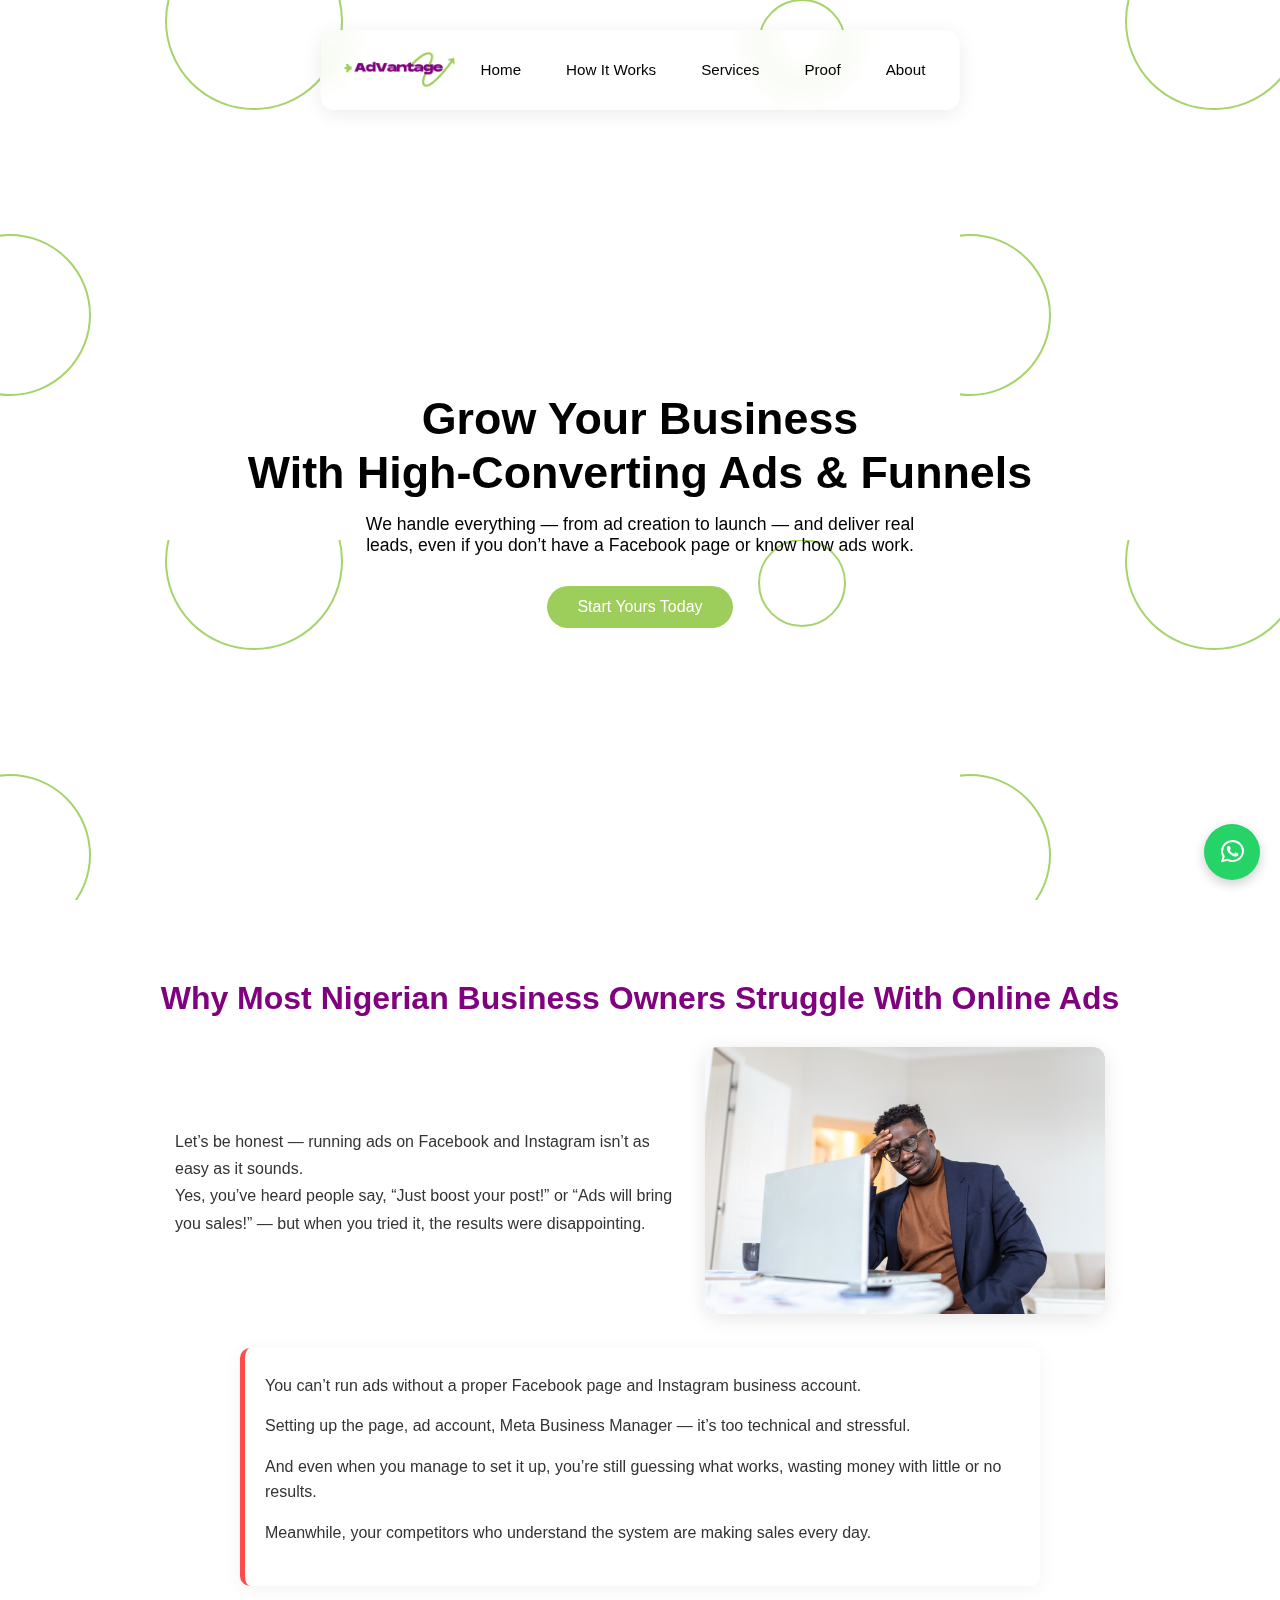
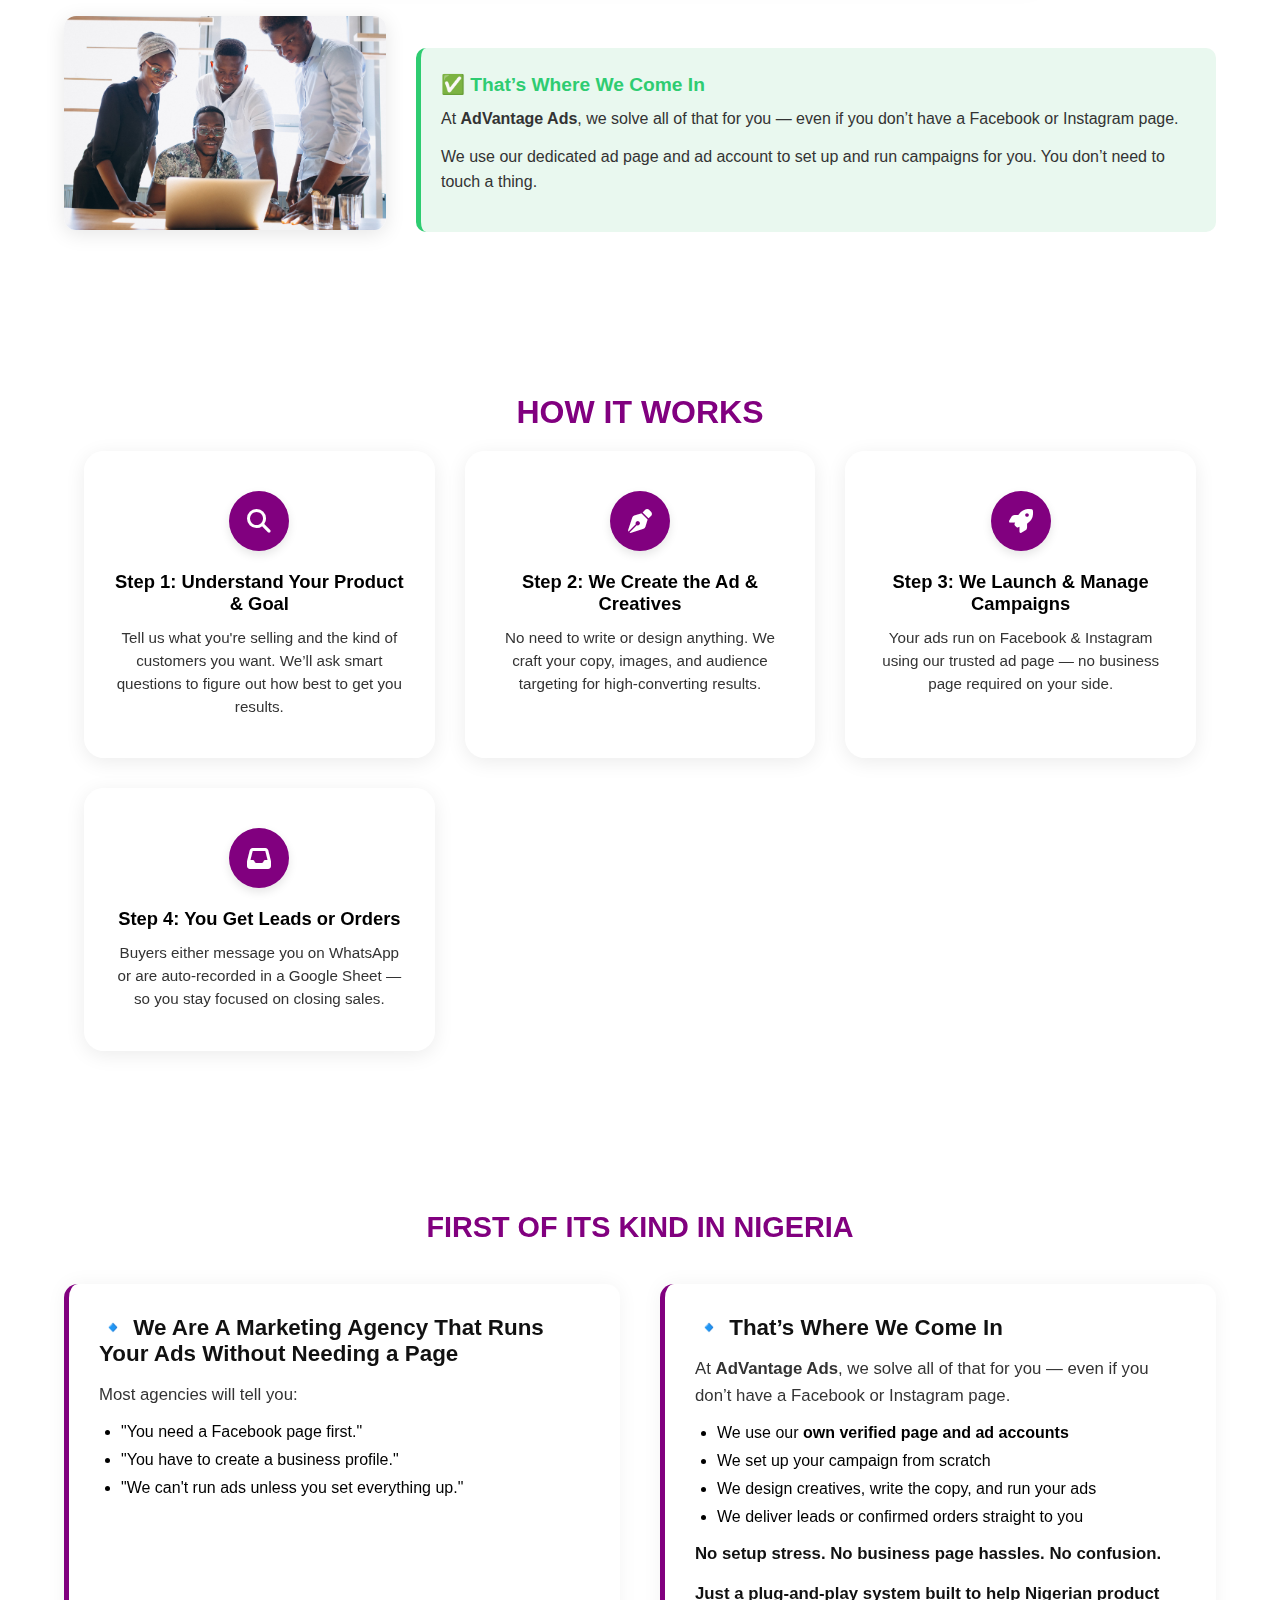
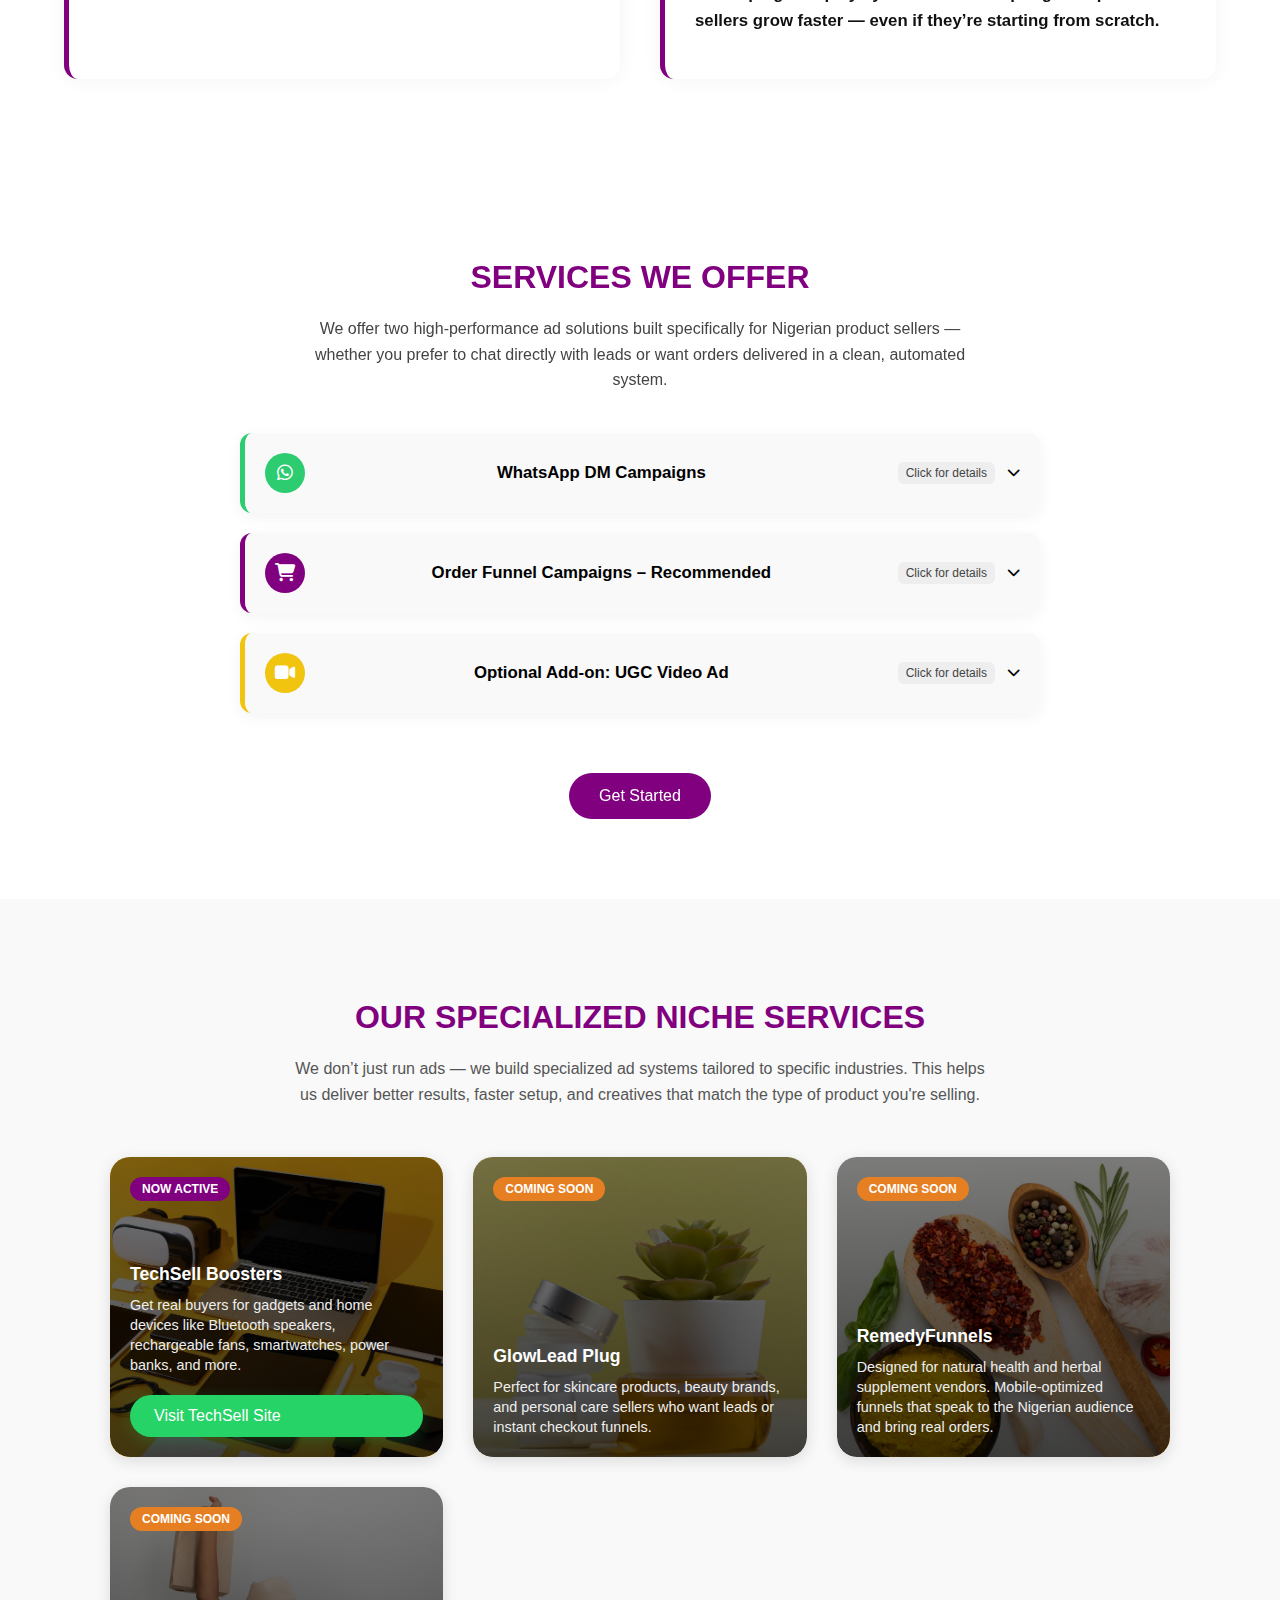
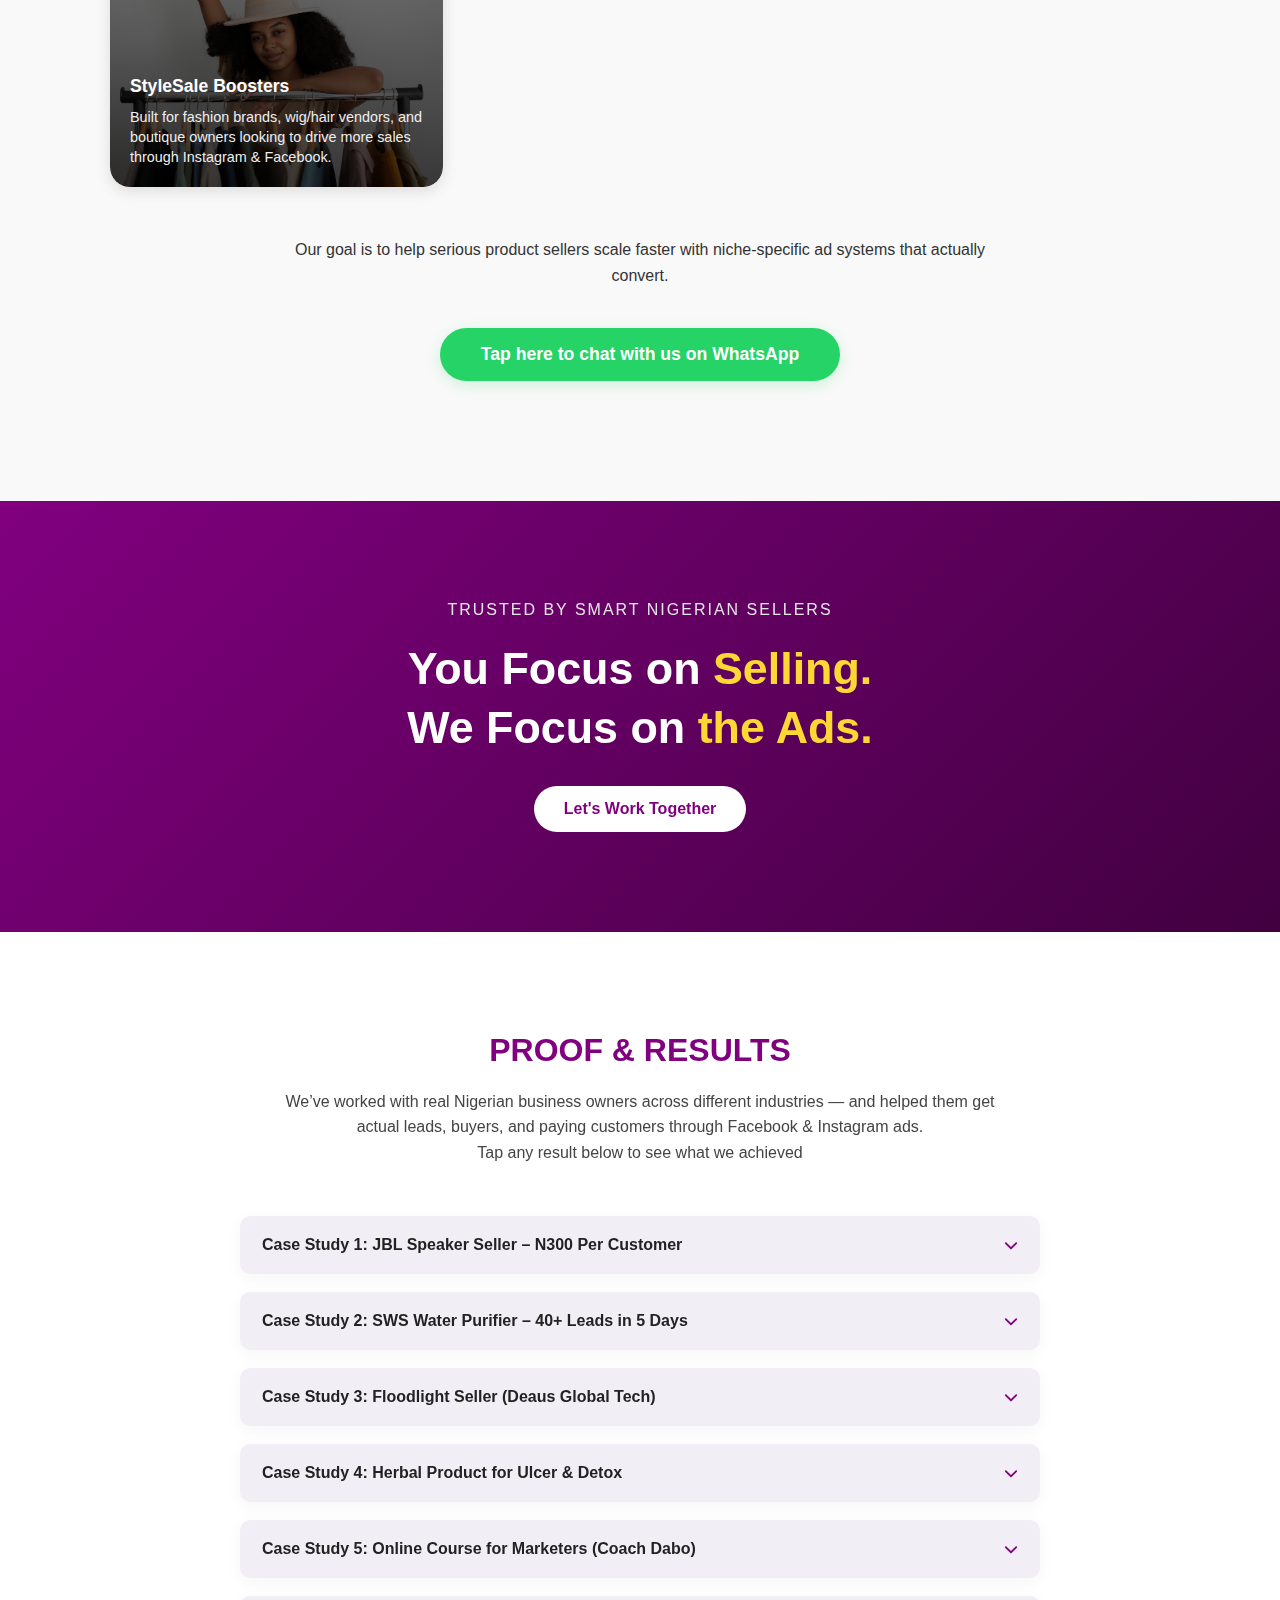
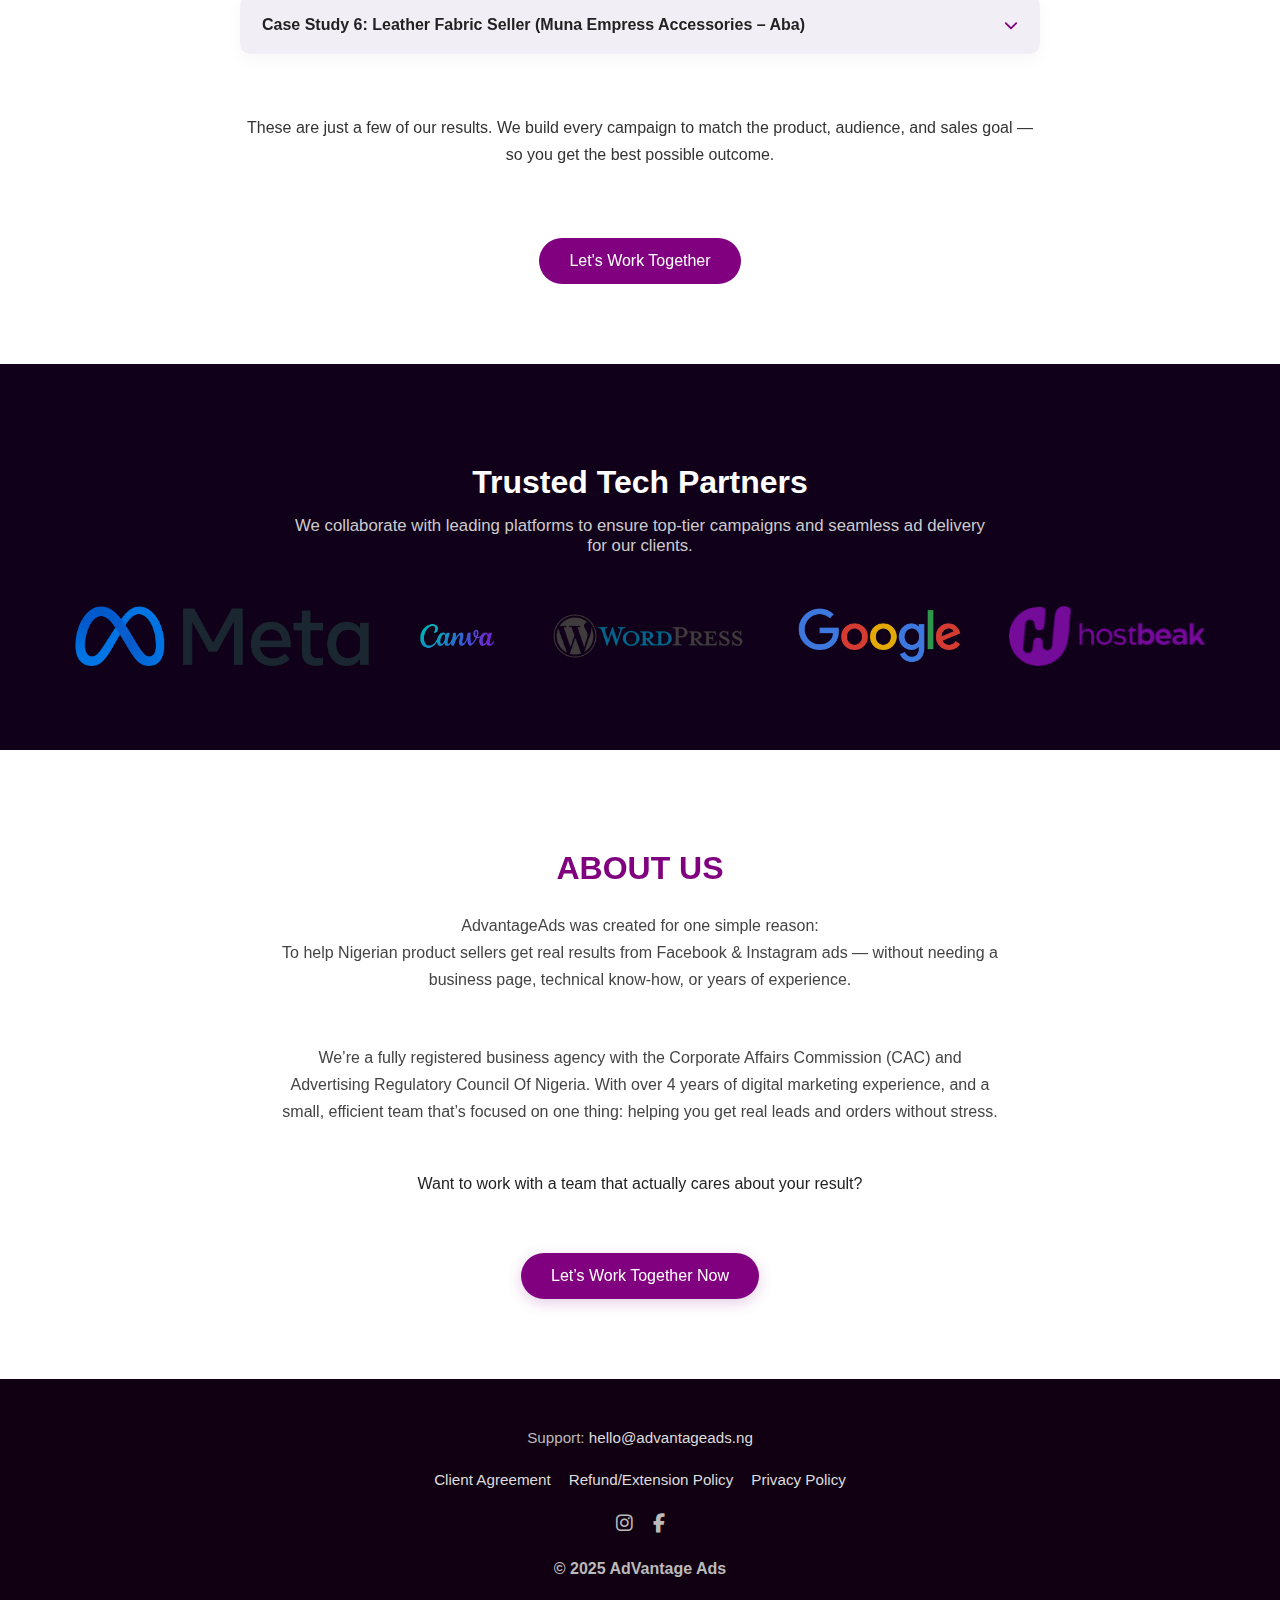
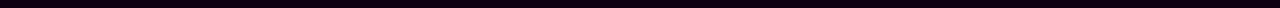
<file: index.html>
<!DOCTYPE html>
<html lang="en">
<head>
  <meta charset="UTF-8" />
  <meta name="viewport" content="width=device-width, initial-scale=1.0" />

  <title>Ad Agency | High-Converting Ads & Funnels</title>
  <meta name="description" content="Boost your sales with our high-converting ads and funnel strategies. We create, test, and scale profitable campaigns so you don’t have to." />
  <meta name="keywords" content="ad agency, high-converting ads, sales funnel, Facebook ads, Instagram ads, performance marketing, lead generation, ad funnels" />
  <meta name="robots" content="index, follow" />
  <meta name="author" content="Ad Agency Team" />
  <link rel="canonical" href="https://www.advantageads.ng/" />

  <!-- Favicon -->
  <link rel="icon" href="logo.jpg" type="image/jpeg">

  <!-- Open Graph / Facebook -->
  <meta property="og:type" content="website" />
  <meta property="og:url" content="https://www.advantageads.ng/" />
  <meta property="og:title" content="Ad Agency | High-Converting Ads & Funnels" />
  <meta property="og:description" content="We create, manage, and scale high-converting ads for businesses. Let us grow your sales while you focus on your brand." />
  <meta property="og:image" content="https://www.advantageads.ng/og-banner.png" />

  <!-- Twitter -->
  <meta name="twitter:card" content="summary_large_image" />
  <meta name="twitter:url" content="https://www.advantageads.ng/" />
  <meta name="twitter:title" content="Ad Agency | High-Converting Ads & Funnels" />
  <meta name="twitter:description" content="Let our experts build and manage your ad campaigns while you focus on results." />
  <meta name="twitter:image" content="https://www.advantageads.ng/og-banner.png" />

  <!-- Fonts & Styles -->
  <link rel="stylesheet" href="https://cdnjs.cloudflare.com/ajax/libs/font-awesome/6.5.1/css/all.min.css">
  <link href="https://fonts.googleapis.com/css2?family=Poppins:wght@400;600;700&display=swap" rel="stylesheet">
  <link rel="stylesheet" href="styles.css" />
</head>

<body>
    <header>
        
        <div class="logo-container">
          <img src="logo.png" alt="AdVantage logo" class="logo">
        </div>
        <div class="mobile-menu-btn">
            <div class="bar"></div>
            <div class="bar"></div>
            <div class="bar"></div>
          </div>
        <nav>
            <ul class="nav-links" id="nav-links">
                <li><a href="#home">Home</a></li>
                <li><a href="#how">How It Works</a></li>
                <li><a href="#services">Services</a></li>
                <li><a href="#proof">Proof</a></li>
                <li><a href="#about">About</a></li>
            </ul>
        </nav>
    </header>

  <!-- HERO SECTION -->
  <section class="hero">
    <h1>
      <span class="line1">Grow Your Business</span>
      <span class="line2">With High-Converting Ads & Funnels</span>
    </h1>
    <p>We handle everything — from ad creation to launch — and deliver real leads, even if you don’t have a Facebook page or know how ads work.</p>
    <button onclick="window.location.href='https://wa.me/2349159523696'">Start Yours Today</button>
  </section>

  <section class="struggle-section">
    <div class="container">
      <h2 class="section-heading">Why Most Nigerian Business Owners Struggle With Online Ads</h2>
  
      <!-- First Row: Text Left, Image Right -->
      <div class="struggle-flex reverse">
        <div class="struggle-text-block">
          <p>
            Let’s be honest — running ads on Facebook and Instagram isn’t as easy as it sounds.
          </p>
          <p>
            Yes, you’ve heard people say, “Just boost your post!” or “Ads will bring you sales!” — but when you tried it, the results were disappointing.
          </p>
        </div>
        <div class="struggle-img">
          <img src="confused-businessman.jpg" alt="Frustrated Nigerian business owner">
        </div>
      </div>
  
      <!-- Middle Text Box -->
      <div class="struggle-box">
        <p>You can’t run ads without a proper Facebook page and Instagram business account.</p>
        <p>Setting up the page, ad account, Meta Business Manager — it’s too technical and stressful.</p>
        <p>And even when you manage to set it up, you’re still guessing what works, wasting money with little or no results.</p>
        <p>Meanwhile, your competitors who understand the system are making sales every day.</p>
      </div>
  
      <!-- Second Row: Image Left, Text Right -->
      <div class="struggle-flex">
        <div class="solution-img">
          <img src="ad-team-working.jpg" alt="AdVantage Ads team working">
        </div>
        <div class="solution-box">
          <h3>✅ That’s Where We Come In</h3>
          <p>
            At <strong>AdVantage Ads</strong>, we solve all of that for you — even if you don’t have a Facebook or Instagram page.
          </p>
          <p>
            We use our dedicated ad page and ad account to set up and run campaigns for you. You don’t need to touch a thing.
          </p>
        </div>
      </div>
    </div>
  </section>
  
  
  

  <section id="how" class="how-section">
    <div class="section-title">HOW IT WORKS</div>
    <div class="steps-container">
      
      <div class="step">
        <div class="icon-circle">
          <i class="fas fa-search"></i>
        </div>
        <h3>Step 1: Understand Your Product & Goal</h3>
        <p>Tell us what you're selling and the kind of customers you want. We’ll ask smart questions to figure out how best to get you results.</p>
      </div>
  
      <div class="step">
        <div class="icon-circle">
          <i class="fas fa-pen-nib"></i>
        </div>
        <h3>Step 2: We Create the Ad & Creatives</h3>
        <p>No need to write or design anything. We craft your copy, images, and audience targeting for high-converting results.</p>
      </div>
  
      <div class="step">
        <div class="icon-circle">
          <i class="fas fa-rocket"></i>
        </div>
        <h3>Step 3: We Launch & Manage Campaigns</h3>
        <p>Your ads run on Facebook & Instagram using our trusted ad page — no business page required on your side.</p>
      </div>
  
      <div class="step">
        <div class="icon-circle">
          <i class="fas fa-inbox"></i>
        </div>
        <h3>Step 4: You Get Leads or Orders</h3>
        <p>Buyers either message you on WhatsApp or are auto-recorded in a Google Sheet — so you stay focused on closing sales.</p>
      </div>
  
    </div>
  </section>

  <section class="agency-highlight-section" id="why-struggle">
    <div class="container">
      <div class="section-title">FIRST OF ITS KIND IN NIGERIA</div>
  
      <div class="agency-cards-grid">
  
        <!-- Card 1: The Problem -->
        <div class="agency-card">
          <h3>🔹 We Are A Marketing Agency That Runs Your Ads Without Needing a Page</h3>
          <p>Most agencies will tell you:</p>
          <ul>
            <li>"You need a Facebook page first."</li>
            <li>"You have to create a business profile."</li>
            <li>"We can't run ads unless you set everything up."</li>
          </ul>
        </div>
  
        <!-- Card 2: The Solution -->
        <div class="agency-card">
          <h3>🔹 That’s Where We Come In</h3>
          <p>
            At <strong>AdVantage Ads</strong>, we solve all of that for you — even if you don’t have a Facebook or Instagram page.
          </p>
          <ul>
            <li> We use our <strong>own verified page and ad accounts</strong></li>
            <li> We set up your campaign from scratch</li>
            <li> We design creatives, write the copy, and run your ads</li>
            <li> We deliver leads or confirmed orders straight to you</li>
          </ul>
          <p class="final-line">
            No setup stress. No business page hassles. No confusion.
          </p>
          <p class="final-line">
            Just a plug-and-play system built to help Nigerian product sellers grow faster — even if they’re starting from scratch.
          </p>
        </div>
  
      </div>
    </div>
  </section>
  
  

  <section id="services" class="services-section">
    <div class="section-title">SERVICES WE OFFER</div>
    <p class="section-sub">We offer two high-performance ad solutions built specifically for Nigerian product sellers — whether you prefer to chat directly with leads or want orders delivered in a clean, automated system.</p>
  
    <div class="accordion">
  
      <!-- WhatsApp DM Campaign -->
      <div class="accordion-item green-border">
        <button class="accordion-header">
          <div class="icon-wrap green"><i class="fab fa-whatsapp"></i></div>
          <span class="header-text">WhatsApp DM Campaigns</span>
          <span class="badge">Click for details</span>
          <i class="fas fa-chevron-down dropdown-icon"></i>
        </button>
        <div class="accordion-content">
          <p class="accordion-paragraph">We create and run targeted Facebook and Instagram ads that send buyers directly to your WhatsApp. You chat, close, and deliver your way.</p>
          <ul class="accordion-list">
            <li><strong>Setup Fee:</strong> ₦30,000 (one-time)</li>
            <li><strong>Weekly Ad Budget:</strong> From ₦30,000</li>
            <li><strong>Best for:</strong> Importers, resellers, small business owners</li>
            <li> Great for products under ₦10k</li>
          </ul>
        </div>
      </div>
  
      <!-- Order Funnel Campaign -->
      <div class="accordion-item purple-border">
        <button class="accordion-header">
          <div class="icon-wrap purple"><i class="fas fa-shopping-cart"></i></div>
          <span class="header-text">Order Funnel Campaigns – <strong>Recommended</strong></span>
          <span class="badge">Click for details</span>
          <i class="fas fa-chevron-down dropdown-icon"></i>
        </button>
        <div class="accordion-content">
          <p class="accordion-paragraph">We build a simple one-page site where serious buyers can place orders directly.</p>
          <ul class="accordion-list">
            <li><strong>Setup Fee:</strong> ₦50,000 (one-time)</li>
            <li><strong>Weekly Ad Budget:</strong> From ₦40,000</li>
            <li><strong>Includes:</strong></li>
            <ul>
              <li>• Landing page, order form, Google Sheet</li>
              <li>• WhatsApp/email confirmations</li>
              <li>• Optional assistant follow-up</li>
            </ul>
            <li><strong>Best for:</strong> Gadget dealers, skincare brands, herbal vendors</li>
          </ul>
        </div>
      </div>
  
      <!-- UGC Video Add-on -->
      <div class="accordion-item yellow-border">
        <button class="accordion-header">
          <div class="icon-wrap yellow"><i class="fas fa-video"></i></div>
          <span class="header-text">Optional Add-on: UGC Video Ad</span>
          <span class="badge">Click for details</span>
          <i class="fas fa-chevron-down dropdown-icon"></i>
        </button>
        <div class="accordion-content">
          <p class="accordion-paragraph">Want more engagement? Add a user-style video — natural, short, and trust-building.</p>
          <ul class="accordion-list">
            <li><strong>One-time Cost:</strong> ₦20,000</li>
            <li><strong>Ownership:</strong> 100% yours</li>
          </ul>
        </div>
      </div>
  
    </div>
  
    <a href="form.html" class="cta-btn">Get Started</a>
  </section>

  <section id="niche-services" class="niche-section">
    <div class="section-title">OUR SPECIALIZED NICHE SERVICES</div>
    <p class="section-sub">
      We don’t just run ads — we build specialized ad systems tailored to specific industries.
      This helps us deliver better results, faster setup, and creatives that match the type of product you're selling.
    </p>
  
    <div class="niche-grid">
  
      <!-- TechSell Boosters -->
      <div class="niche-card tech">
        <div class="overlay">
          <span class="tag">Now Active</span>
          <h3>TechSell Boosters</h3>
          <p>Get real buyers for gadgets and home devices like Bluetooth speakers, rechargeable fans, smartwatches, power banks, and more.</p>
          <a href="https://techsell.advantageads.ng" class="cta-link" target="_blank">Visit TechSell Site</a>
        </div>
      </div>
  
      <!-- GlowLead Plug -->
      <div class="niche-card glow coming">
        <div class="overlay">
          <span class="tag">Coming Soon</span>
          <h3>GlowLead Plug</h3>
          <p>Perfect for skincare products, beauty brands, and personal care sellers who want leads or instant checkout funnels.</p>
        </div>
      </div>
  
      <!-- RemedyFunnels -->
      <div class="niche-card remedy coming">
        <div class="overlay">
          <span class="tag">Coming Soon</span>
          <h3>RemedyFunnels</h3>
          <p>Designed for natural health and herbal supplement vendors. Mobile-optimized funnels that speak to the Nigerian audience and bring real orders.</p>
        </div>
      </div>
  
      <!-- StyleSale Boosters -->
      <div class="niche-card style coming">
        <div class="overlay">
          <span class="tag">Coming Soon</span>
          <h3>StyleSale Boosters</h3>
          <p>Built for fashion brands, wig/hair vendors, and boutique owners looking to drive more sales through Instagram & Facebook.</p>
        </div>
      </div>
  
    </div>
  
    <p class="notify-text">
      Our goal is to help serious product sellers scale faster with niche-specific ad systems that actually convert.
    </p>
    <div class="cta-wrapper">
      <a href="https://wa.me/2349159523696" class="cta-link" target="_blank">
         Tap here to chat with us on WhatsApp
      </a>
    </div>
  </section>

  <section class="focus-banner">
    <div class="focus-content">
      <p class="small-text">Trusted by smart Nigerian sellers</p>
      <h2 class="big-text">You Focus on <span>Selling.</span> <br> We Focus on <span>the Ads.</span></h2>
      <a href="form.html" class="focus-btn">Let's Work Together</a>
    </div>
  </section>
  

  <section id="proof" class="proof-section">
    <div class="section-title">PROOF & RESULTS</div>
    <p class="section-sub">
      We’ve worked with real Nigerian business owners across different industries — and helped them get actual leads, buyers, and paying customers through Facebook & Instagram ads.<br>
      Tap any result below to see what we achieved 
    </p>
  
    <div class="case-studies">
      <!-- Case Study 1 -->
      <div class="case-study">
        <button class="case-header">
           Case Study 1: JBL Speaker Seller – N300 Per Customer <span class="toggle-icon"><i class="fas fa-chevron-down"></i></span>
        </button>
        <div class="case-content">
          <p>This client was struggling to sell his JBL speakers (₦18,000/unit). We created a short animated sales video and tested it against different audiences.<br>
          We found a winning audience and generated over 50 WhatsApp leads.<br>
          He successfully converted 10 customers, with an average cost per customer of ₦300.</p>
        </div>
      </div>
  
      <!-- Case Study 2 -->
      <div class="case-study">
        <button class="case-header">
           Case Study 2: SWS Water Purifier – 40+ Leads in 5 Days <span class="toggle-icon"><i class="fas fa-chevron-down"></i></span>
        </button>
        <div class="case-content">
          <p>We promoted a kitchen water purifier that connects directly to the tap. Our DM campaign sent over 40 high-quality leads to the client’s WhatsApp inbox.<br>
          The client reported high interest and booked follow-up appointments.</p>
        </div>
      </div>
  
      <!-- Case Study 3 -->
      <div class="case-study">
        <button class="case-header">
           Case Study 3: Floodlight Seller (Deaus Global Tech) <span class="toggle-icon"><i class="fas fa-chevron-down"></i></span>
        </button>
        <div class="case-content">
          <p>This Lagos-based tech company needed leads for their outdoor floodlights.<br>
          We created a simple WhatsApp DM campaign and delivered 20+ qualified leads straight to their inbox within the campaign window.</p>
        </div>
      </div>
  
      <!-- Case Study 4 -->
      <div class="case-study">
        <button class="case-header">
           Case Study 4: Herbal Product for Ulcer & Detox <span class="toggle-icon"><i class="fas fa-chevron-down"></i></span>
        </button>
        <div class="case-content">
          <p>We ran ads for a natural herbal remedy for ulcer and body cleansing.<br>
          The campaign brought in over 50 interested leads, all routed directly to the client’s DM. The client followed up and started converting immediately.</p>
        </div>
      </div>
  
      <!-- Case Study 5 -->
      <div class="case-study">
        <button class="case-header">
           Case Study 5: Online Course for Marketers (Coach Dabo) <span class="toggle-icon"><i class="fas fa-chevron-down"></i></span>
        </button>
        <div class="case-content">
          <p>Coach Dabo created a marketing course and needed sign-ups.<br>
          We ran a campaign that generated over 100 quality leads — all with interest in digital skills and entrepreneurship.</p>
        </div>
      </div>
  
      <!-- Case Study 6 -->
      <div class="case-study">
        <button class="case-header">
           Case Study 6: Leather Fabric Seller (Muna Empress Accessories – Aba) <span class="toggle-icon"><i class="fas fa-chevron-down"></i></span>
        </button>
        <div class="case-content">
          <p>Muna Empress launched a new line of leather fabrics and contacted us to help with exposure.<br>
          We created targeted ads that brought in over 120 WhatsApp leads, giving them a full pipeline of interested resellers and buyers.</p>
        </div>
      </div>
    </div>
  
    <div class="proof-cta">
      <p class="cta-text"> These are just a few of our results. We build every campaign to match the product, audience, and sales goal — so you get the best possible outcome.</p>
      <a href="form.html" class="cta-btn"> Let's Work Together</a>
    </div>
  </section>

  <section class="partners-section" id="partners">
    <div class="container">
      <h2 class="partners-heading">Trusted Tech Partners</h2>
      <p class="partners-subtext">We collaborate with leading platforms to ensure top-tier campaigns and seamless ad delivery for our clients.</p>
  
      <div class="partners-logos">
        <div class="partner-logo"><img src="meta.png" alt="Meta"></div>
        <div class="partner-logo"><img src="canva-logo.png" alt="Canva"></div>
        <div class="partner-logo"><img src="wordpress-logo.png" alt="WordPress"></div>
        <div class="partner-logo"><img src="google-logo.png" alt="Google"></div>
        <div class="partner-logo"><img src="hostbeak-logo.png" alt="Hostbeak"></div>
      </div>
    </div>
  </section>
  

  <section id="about" class="about-section">
    <div class="section-title">ABOUT US</div>
    <p class="about-intro">
      AdvantageAds was created for one simple reason:<br>
      To help Nigerian product sellers get real results from Facebook & Instagram ads — without needing a business page, technical know-how, or years of experience.
    </p>
    <p class="about-intro">We’re a fully registered business agency with the Corporate Affairs Commission (CAC) and Advertising Regulatory Council Of Nigeria. With over 4 years of digital marketing experience, and a small, efficient team that’s focused on one thing: helping you get real leads and orders without stress.</p>
  
  
    <div class="about-cta">
      <p> Want to work with a team that actually cares about your result?</p>
      <a href="form.html" class="cta-btn"> Let’s Work Together Now</a>
    </div>
  </section>

  <footer class="site-footer">
    <div class="footer-container">
  
      <!-- Logo / Brand Name -->
      <p class="footer-email">
        Support: <a href="mailto:hello@advantageads.ng">hello@advantageads.ng</a>
     </p>
  
      <!-- Footer Links -->
      <div class="footer-links">
        <a href="client-agreement.html" target="_blank">Client Agreement</a>
        <a href="refund-policy.html" target="_blank">Refund/Extension Policy</a>
        <a href="privacy-policy.html" target="_blank">Privacy Policy</a>
      </div>
  
      <!-- Social Links -->
      <div class="footer-socials">
        <a href="https://www.instagram.com/advantage_ad_agency?igsh=dDc0YXBnZG1pNDZh&utm_source=qr" target="_blank" aria-label="Instagram">
          <i class="fab fa-instagram"></i>
        </a>
        <a href="https://www.facebook.com/share/1F4gLv8Bcp/?mibextid=wwXIfr" target="_blank" aria-label="Facebook">
          <i class="fab fa-facebook-f"></i>
        </a>
      </div>

      <div class="footer-brand"> © 2025 AdVantage Ads</div>
      
    </div>
  </footer>
  
  
  
  
  
  
  
  
  
  
  

  <script src="script.js"></script>
  <a href="https://wa.me/2349159523696" class="whatsapp-float" target="_blank" aria-label="Chat on WhatsApp">
    <i class="fab fa-whatsapp"></i>
  </a>
  
</body>
</html>
</file>
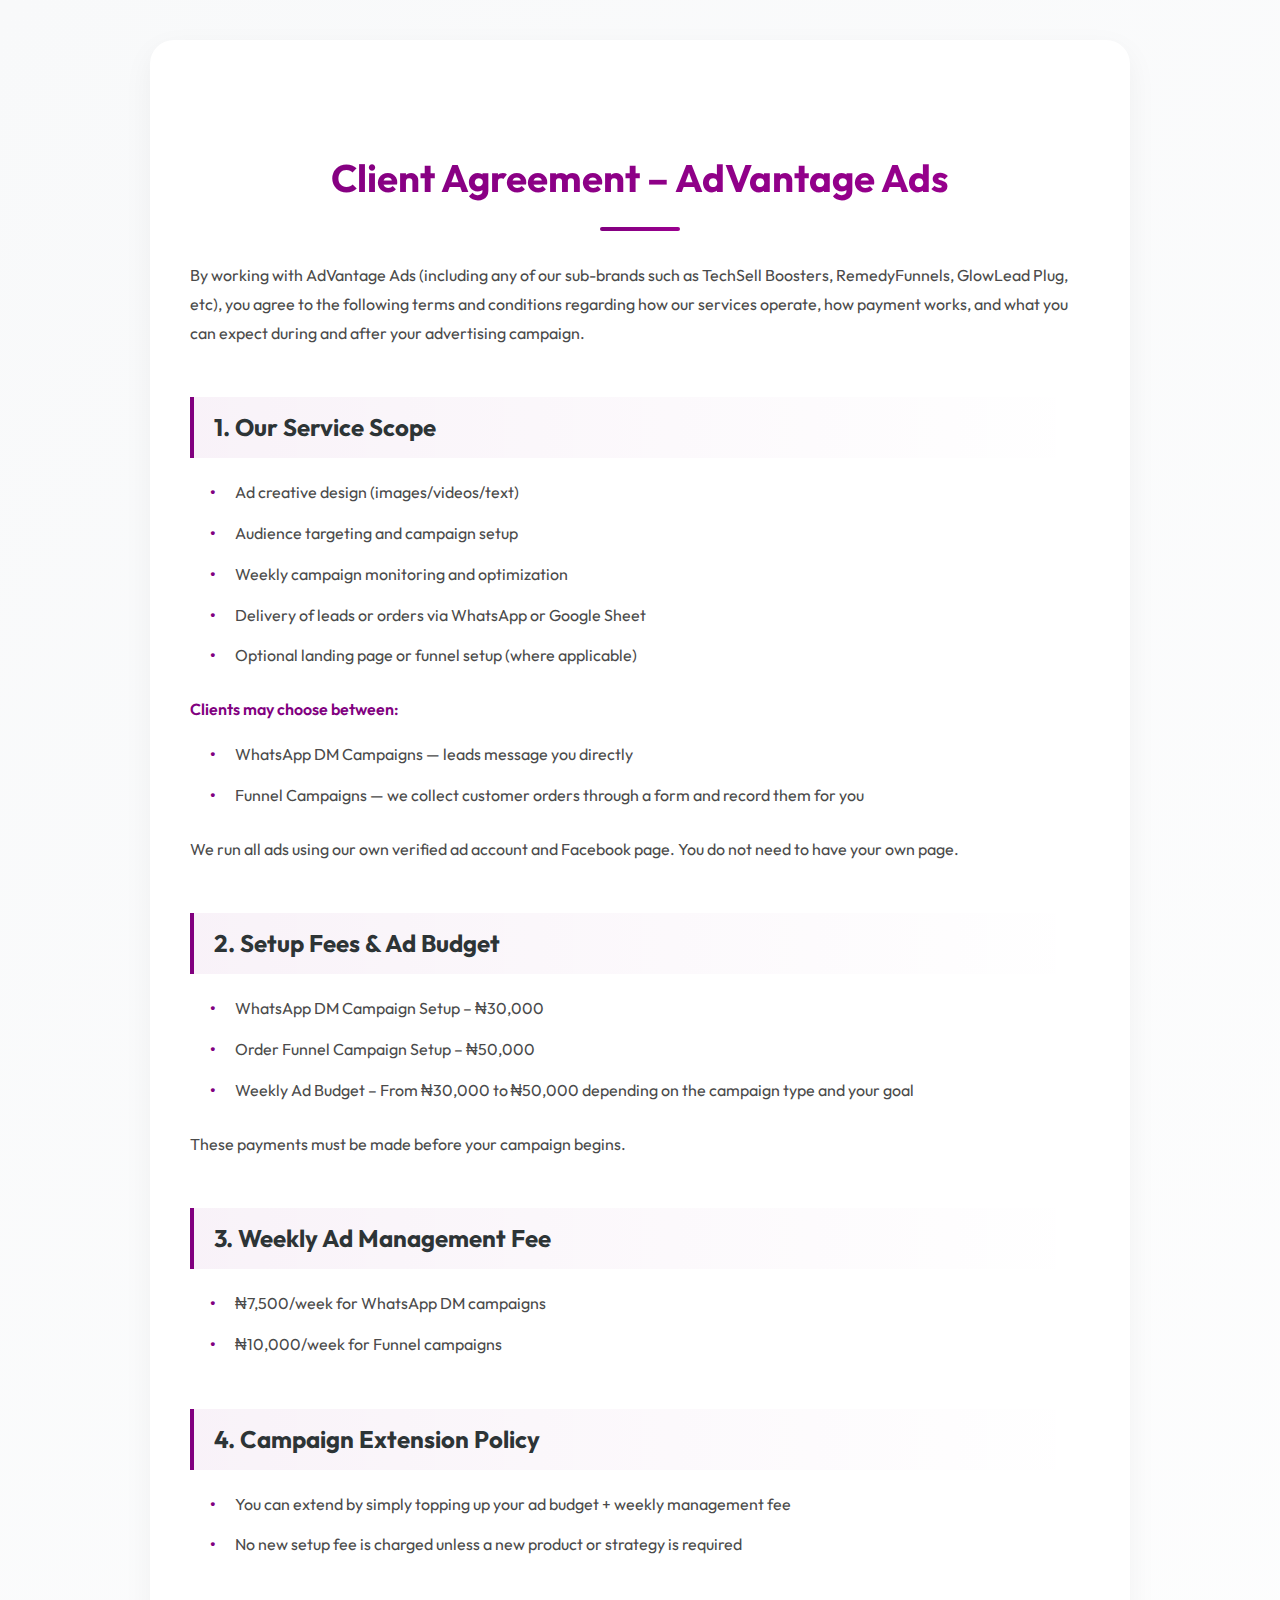
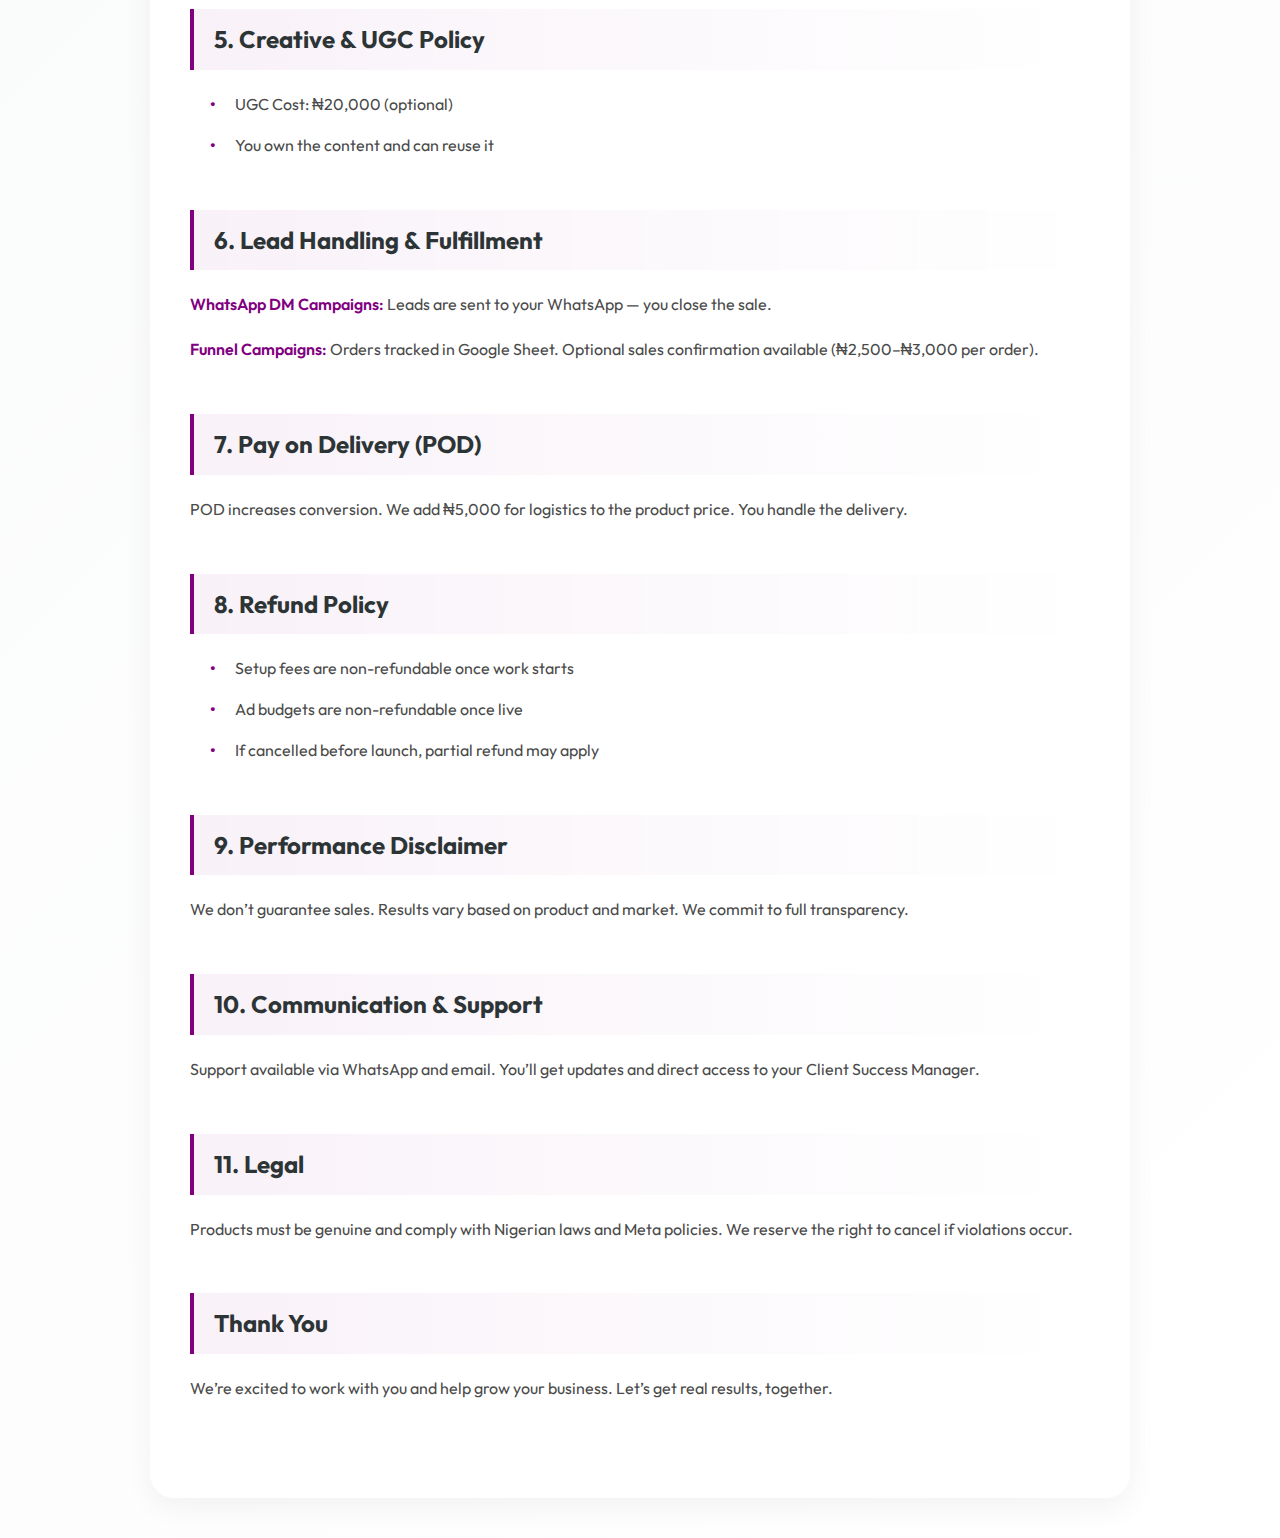
<file: client-agreement.html>
<!-- client-agreement.html -->
<!DOCTYPE html>
<html lang="en">
<head>
  <meta charset="UTF-8">
  <meta name="viewport" content="width=device-width, initial-scale=1.0">
  <title>Client Agreement - AdVantage Ads</title>
  <link rel="icon" href="logo.jpg" type="image/x-icon">
  <link rel="stylesheet" href="client-agreement.css">
  <link href="https://fonts.googleapis.com/css2?family=Outfit:wght@400;600;700&display=swap" rel="stylesheet">
  <!-- Meta Pixel Code -->
  <script>
    !function(f,b,e,v,n,t,s)
    {if(f.fbq)return;n=f.fbq=function(){n.callMethod?
    n.callMethod.apply(n,arguments):n.queue.push(arguments)};
    if(!f._fbq)f._fbq=n;n.push=n;n.loaded=!0;n.version='2.0';
    n.queue=[];t=b.createElement(e);t.async=!0;
    t.src=v;s=b.getElementsByTagName(e)[0];
    s.parentNode.insertBefore(t,s)}(window, document,'script',
    'https://connect.facebook.net/en_US/fbevents.js');
    fbq('init', '984090676991896');
    fbq('track', 'PageView');
    </script>
    <noscript><img height="1" width="1" style="display:none"
    src="https://www.facebook.com/tr?id=984090676991896&ev=PageView&noscript=1"
    />
  </noscript>
  <script type="text/javascript">
    (function(c,l,a,r,i,t,y){
        c[a]=c[a]||function(){(c[a].q=c[a].q||[]).push(arguments)};
        t=l.createElement(r);t.async=1;t.src="https://www.clarity.ms/tag/"+i;
        y=l.getElementsByTagName(r)[0];y.parentNode.insertBefore(t,y);
    })(window, document, "clarity", "script", "s8mlpc4wlg");
  </script>
</head>
<body>
  <section class="agreement-section">
    <div class="container">
      <h1>Client Agreement – AdVantage Ads</h1>

      <p>By working with AdVantage Ads (including any of our sub-brands such as TechSell Boosters, RemedyFunnels, GlowLead Plug, etc), you agree to the following terms and conditions regarding how our services operate, how payment works, and what you can expect during and after your advertising campaign.</p>

      <h2>1. Our Service Scope</h2>
      <ul>
        <li>Ad creative design (images/videos/text)</li>
        <li>Audience targeting and campaign setup</li>
        <li>Weekly campaign monitoring and optimization</li>
        <li>Delivery of leads or orders via WhatsApp or Google Sheet</li>
        <li>Optional landing page or funnel setup (where applicable)</li>
      </ul>
      <p><strong>Clients may choose between:</strong></p>
      <ul>
        <li>WhatsApp DM Campaigns — leads message you directly</li>
        <li>Funnel Campaigns — we collect customer orders through a form and record them for you</li>
      </ul>
      <p>We run all ads using our own verified ad account and Facebook page. You do not need to have your own page.</p>

      <h2>2. Setup Fees & Ad Budget</h2>
      <ul>
        <li>WhatsApp DM Campaign Setup – ₦30,000</li>
        <li>Order Funnel Campaign Setup – ₦50,000</li>
        <li>Weekly Ad Budget – From ₦30,000 to ₦50,000 depending on the campaign type and your goal</li>
      </ul>
      <p>These payments must be made before your campaign begins.</p>

      <h2>3. Weekly Ad Management Fee</h2>
      <ul>
        <li>₦7,500/week for WhatsApp DM campaigns</li>
        <li>₦10,000/week for Funnel campaigns</li>
      </ul>

      <h2>4. Campaign Extension Policy</h2>
      <ul>
        <li>You can extend by simply topping up your ad budget + weekly management fee</li>
        <li>No new setup fee is charged unless a new product or strategy is required</li>
      </ul>

      <h2>5. Creative & UGC Policy</h2>
      <ul>
        <li>UGC Cost: ₦20,000 (optional)</li>
        <li>You own the content and can reuse it</li>
      </ul>

      <h2>6. Lead Handling & Fulfillment</h2>
      <p><strong>WhatsApp DM Campaigns:</strong> Leads are sent to your WhatsApp — you close the sale.</p>
      <p><strong>Funnel Campaigns:</strong> Orders tracked in Google Sheet. Optional sales confirmation available (₦2,500–₦3,000 per order).</p>

      <h2>7. Pay on Delivery (POD)</h2>
      <p>POD increases conversion. We add ₦5,000 for logistics to the product price. You handle the delivery.</p>

      <h2>8. Refund Policy</h2>
      <ul>
        <li>Setup fees are non-refundable once work starts</li>
        <li>Ad budgets are non-refundable once live</li>
        <li>If cancelled before launch, partial refund may apply</li>
      </ul>

      <h2>9. Performance Disclaimer</h2>
      <p>We don’t guarantee sales. Results vary based on product and market. We commit to full transparency.</p>

      <h2>10. Communication & Support</h2>
      <p>Support available via WhatsApp and email. You’ll get updates and direct access to your Client Success Manager.</p>

      <h2>11. Legal</h2>
      <p>Products must be genuine and comply with Nigerian laws and Meta policies. We reserve the right to cancel if violations occur.</p>

      <h2>Thank You</h2>
      <p>We’re excited to work with you and help grow your business. Let’s get real results, together.</p>
    </div>
  </section>
</body>
</html>
</file>
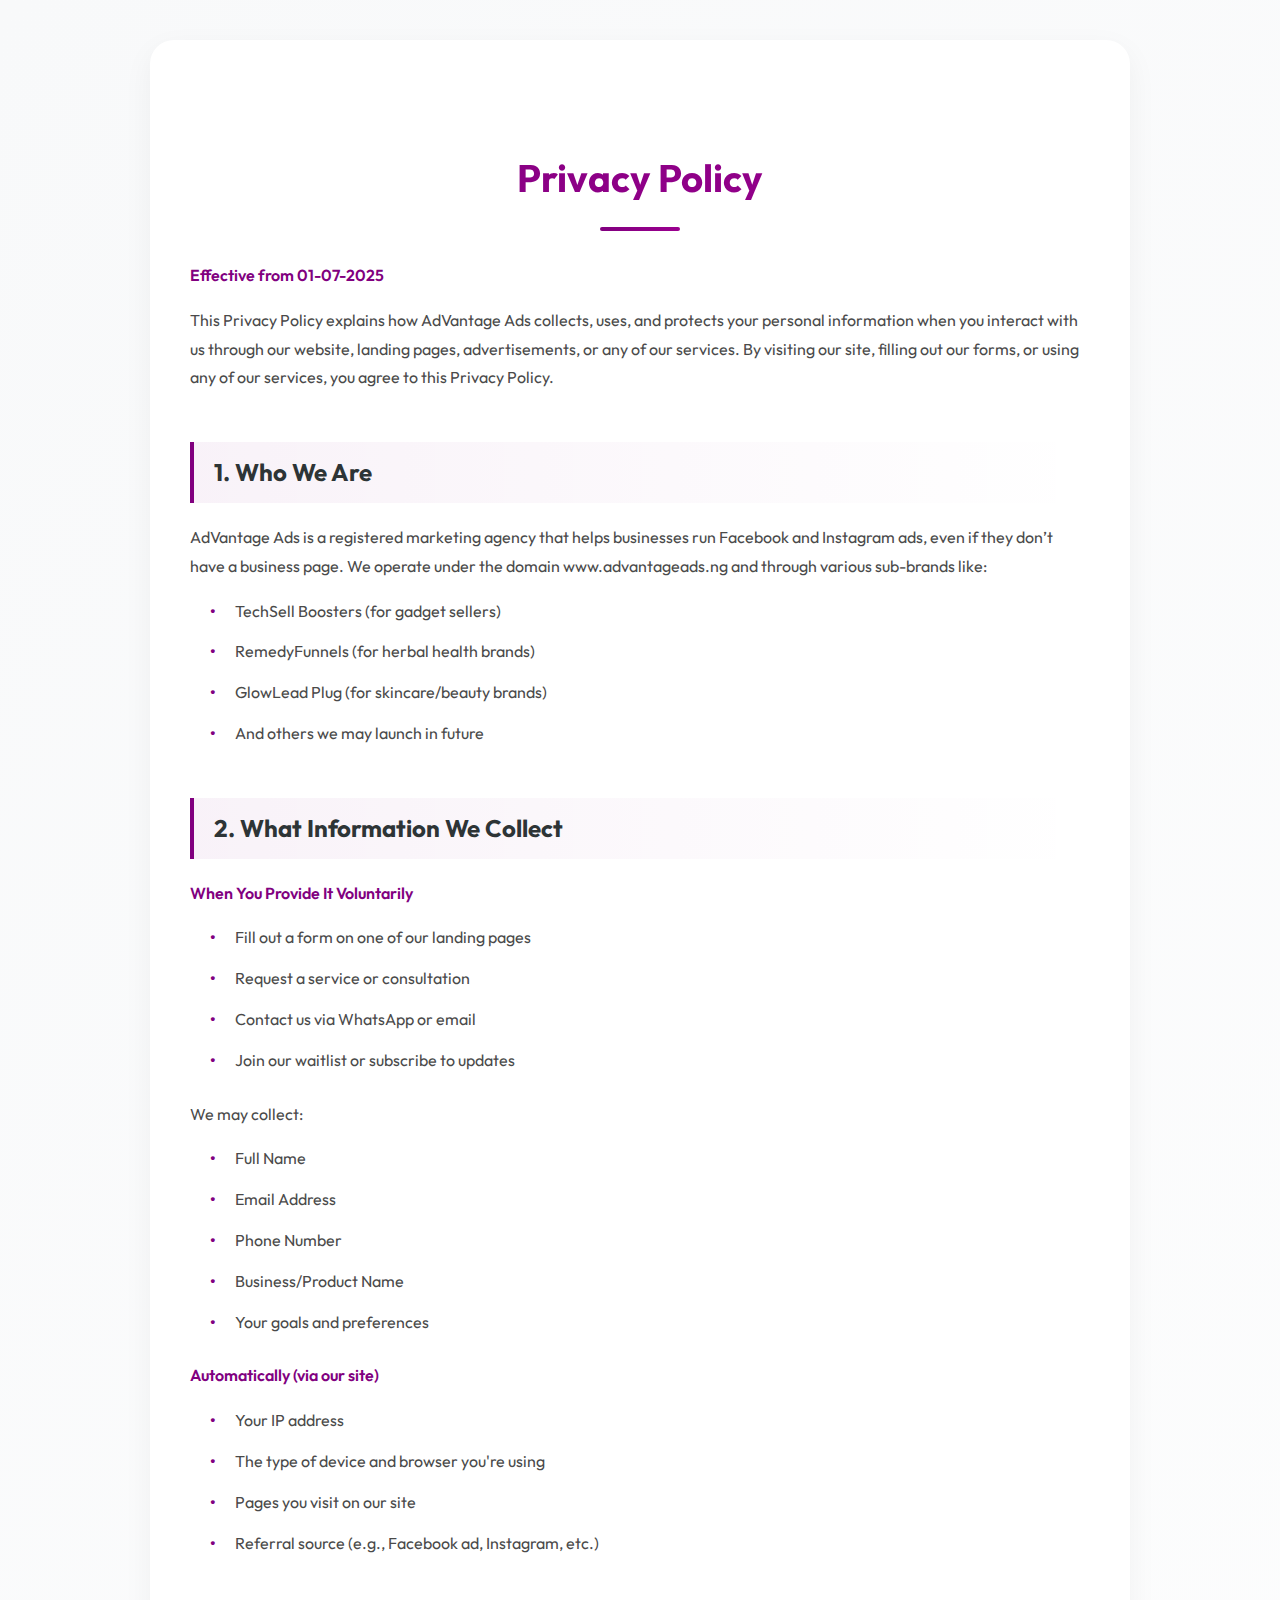
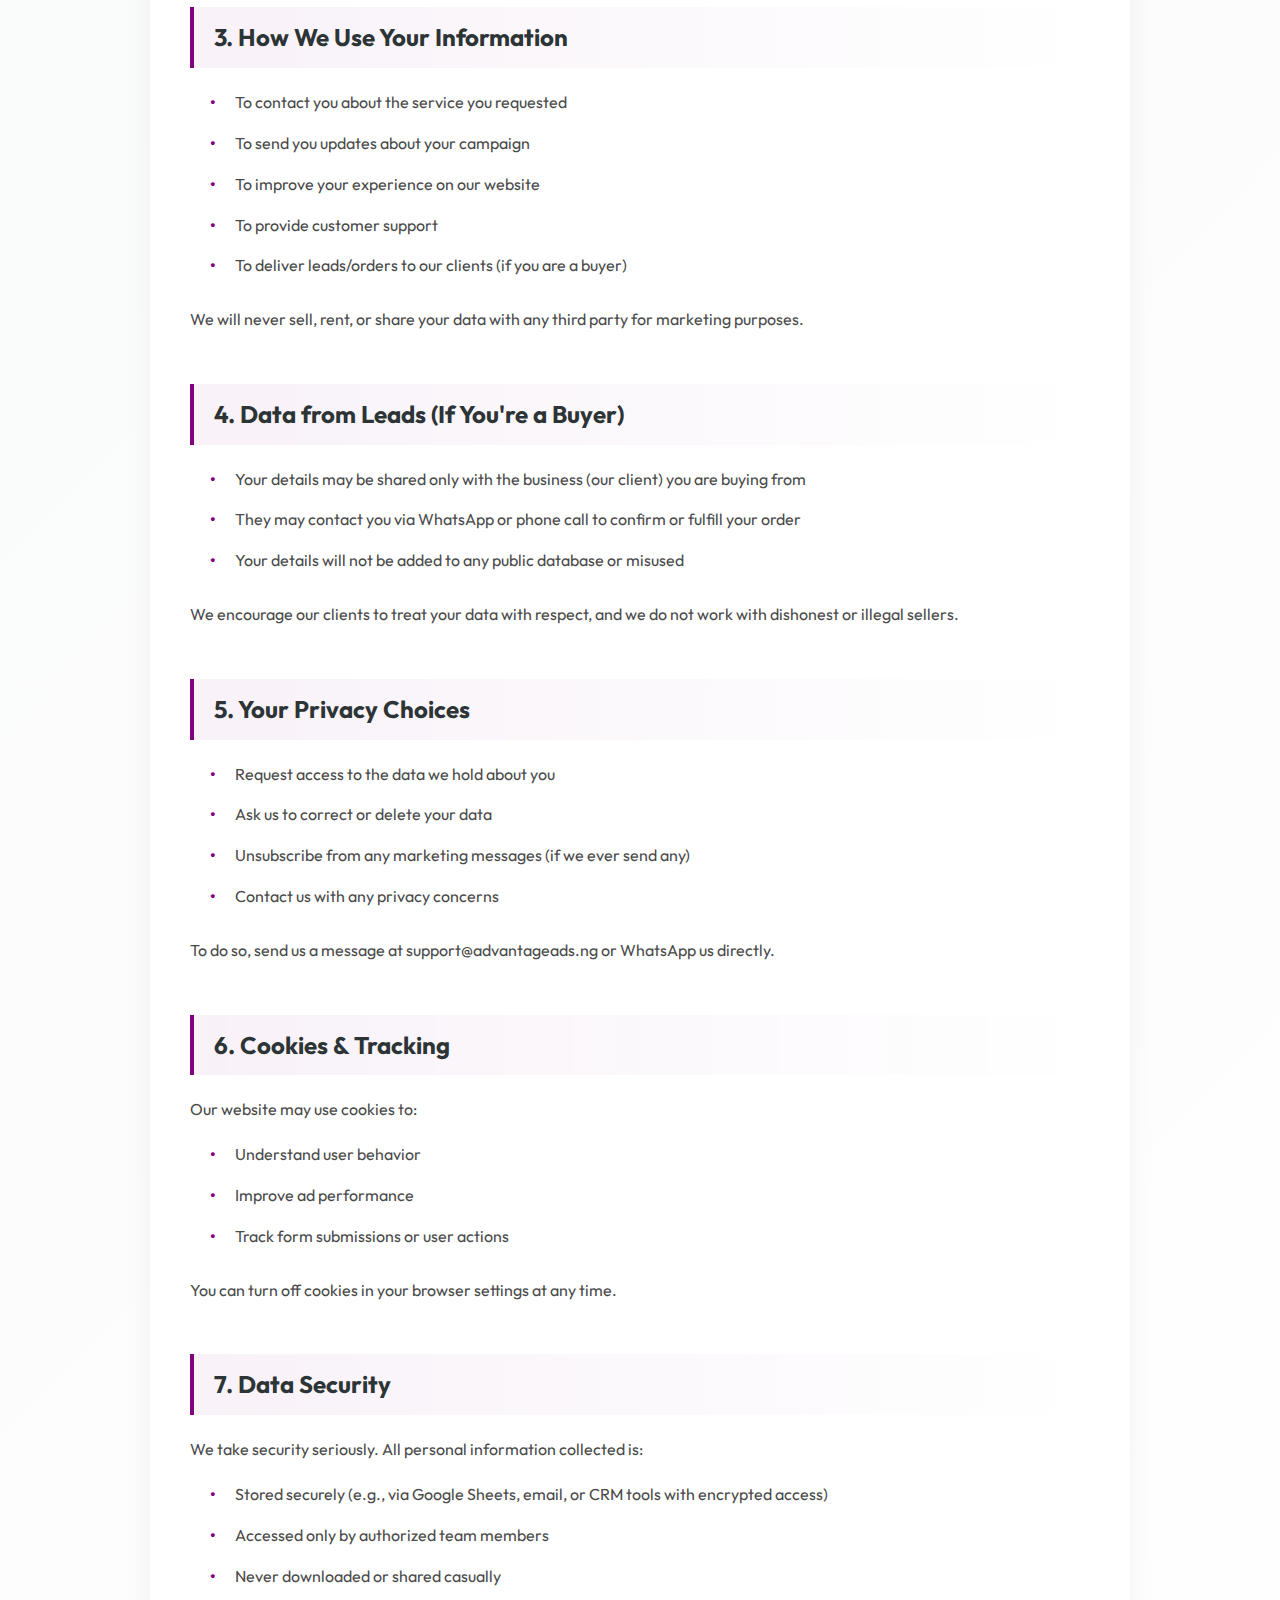
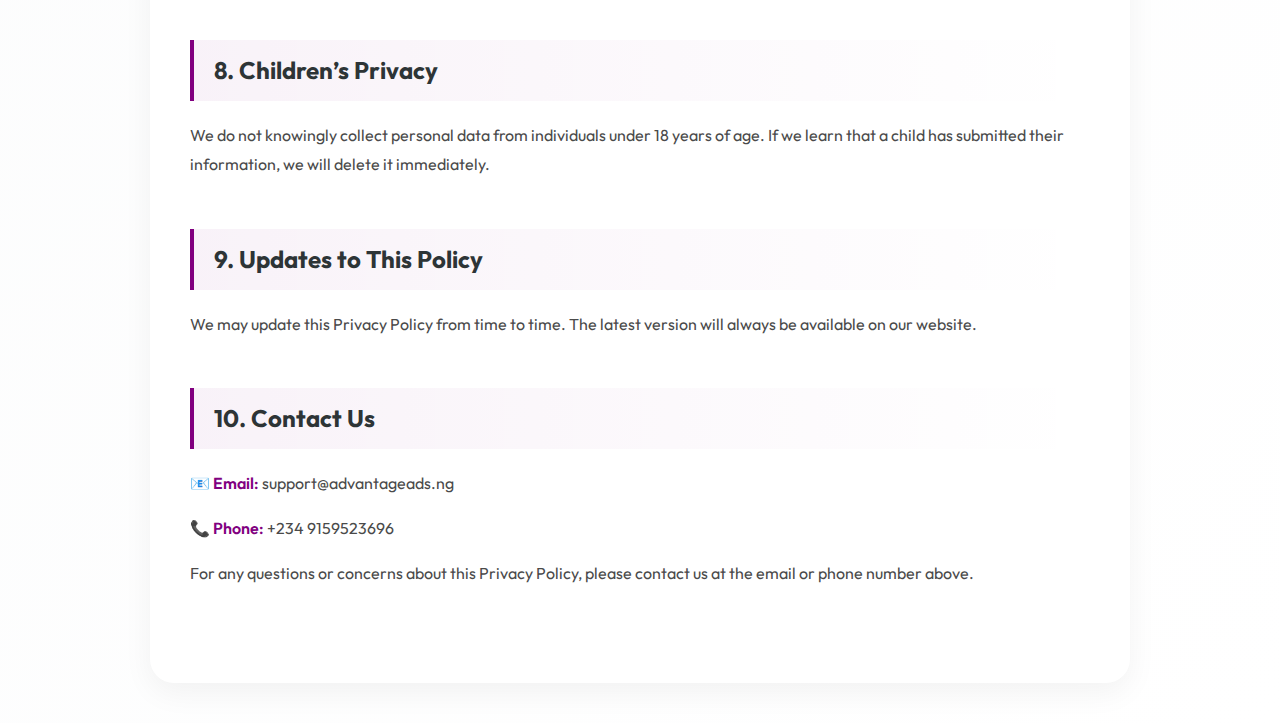
<file: privacy-policy.html>
<!DOCTYPE html>
<html lang="en">
<head>
  <meta charset="UTF-8" />
  <meta name="viewport" content="width=device-width, initial-scale=1.0" />
  <title>Privacy Policy | AdVantage Ads</title>
  <link rel="stylesheet" href="privacy-policy.css" />
  <link href="https://fonts.googleapis.com/css2?family=Outfit:wght@400;600;700&display=swap" rel="stylesheet">

  <!-- Meta Pixel Code -->
  <script>
  !function(f,b,e,v,n,t,s)
  {if(f.fbq)return;n=f.fbq=function(){n.callMethod?
  n.callMethod.apply(n,arguments):n.queue.push(arguments)};
  if(!f._fbq)f._fbq=n;n.push=n;n.loaded=!0;n.version='2.0';
  n.queue=[];t=b.createElement(e);t.async=!0;
  t.src=v;s=b.getElementsByTagName(e)[0];
  s.parentNode.insertBefore(t,s)}(window, document,'script',
  'https://connect.facebook.net/en_US/fbevents.js');
  fbq('init', '984090676991896');
  fbq('track', 'PageView');
  </script>
  <noscript><img height="1" width="1" style="display:none"
  src="https://www.facebook.com/tr?id=984090676991896&ev=PageView&noscript=1"/>
  </noscript>
  <!-- End Meta Pixel Code -->

  <script type="text/javascript">
    (function(c,l,a,r,i,t,y){
        c[a]=c[a]||function(){(c[a].q=c[a].q||[]).push(arguments)};
        t=l.createElement(r);t.async=1;t.src="https://www.clarity.ms/tag/"+i;
        y=l.getElementsByTagName(r)[0];y.parentNode.insertBefore(t,y);
    })(window, document, "clarity", "script", "s8mlpc4wlg");
</script>
</head>
<body>
    <section class="agreement-section">

        <div class="container">
            <h1>Privacy Policy</h1>
            <p><strong>Effective from 01-07-2025</strong></p>
            <p>This Privacy Policy explains how AdVantage Ads collects, uses, and protects your personal information when you interact with us through our website, landing pages, advertisements, or any of our services. By visiting our site, filling out our forms, or using any of our services, you agree to this Privacy Policy.</p>

            <h2>1. Who We Are</h2>
            <p>AdVantage Ads is a registered marketing agency that helps businesses run Facebook and Instagram ads, even if they don’t have a business page. We operate under the domain www.advantageads.ng and through various sub-brands like:</p>
            <ul>
                <li>TechSell Boosters (for gadget sellers)</li>
                <li>RemedyFunnels (for herbal health brands)</li>
                <li>GlowLead Plug (for skincare/beauty brands)</li>
                <li>And others we may launch in future</li>
            </ul>

            <h2>2. What Information We Collect</h2>
            <p><strong> When You Provide It Voluntarily</strong></p>
            <ul>
                <li>Fill out a form on one of our landing pages</li>
                <li>Request a service or consultation</li>
                <li>Contact us via WhatsApp or email</li>
                <li>Join our waitlist or subscribe to updates</li>
            </ul>
            <p>We may collect:</p>
            <ul>
                <li>Full Name</li>
                <li>Email Address</li>
                <li>Phone Number</li>
                <li>Business/Product Name</li>
                <li>Your goals and preferences</li>
            </ul>
            <p><strong> Automatically (via our site)</strong></p>
            <ul>
                <li>Your IP address</li>
                <li>The type of device and browser you're using</li>
                <li>Pages you visit on our site</li>
                <li>Referral source (e.g., Facebook ad, Instagram, etc.)</li>
            </ul>

            <h2>3. How We Use Your Information</h2>
            <ul>
                <li>To contact you about the service you requested</li>
                <li>To send you updates about your campaign</li>
                <li>To improve your experience on our website</li>
                <li>To provide customer support</li>
                <li>To deliver leads/orders to our clients (if you are a buyer)</li>
            </ul>
            <p>We will never sell, rent, or share your data with any third party for marketing purposes.</p>

            <h2>4. Data from Leads (If You're a Buyer)</h2>
            <ul>
                <li>Your details may be shared only with the business (our client) you are buying from</li>
                <li>They may contact you via WhatsApp or phone call to confirm or fulfill your order</li>
                <li>Your details will not be added to any public database or misused</li>
            </ul>
            <p>We encourage our clients to treat your data with respect, and we do not work with dishonest or illegal sellers.</p>

            <h2>5. Your Privacy Choices</h2>
            <ul>
                <li>Request access to the data we hold about you</li>
                <li>Ask us to correct or delete your data</li>
                <li>Unsubscribe from any marketing messages (if we ever send any)</li>
                <li>Contact us with any privacy concerns</li>
            </ul>
            <p>To do so, send us a message at support@advantageads.ng or WhatsApp us directly.</p>

            <h2>6. Cookies & Tracking</h2>
            <p>Our website may use cookies to:</p>
            <ul>
                <li>Understand user behavior</li>
                <li>Improve ad performance</li>
                <li>Track form submissions or user actions</li>
            </ul>
            <p>You can turn off cookies in your browser settings at any time.</p>

            <h2>7. Data Security</h2>
            <p>We take security seriously. All personal information collected is:</p>
            <ul>
                <li>Stored securely (e.g., via Google Sheets, email, or CRM tools with encrypted access)</li>
                <li>Accessed only by authorized team members</li>
                <li>Never downloaded or shared casually</li>
            </ul>

            <h2>8. Children’s Privacy</h2>
            <p>We do not knowingly collect personal data from individuals under 18 years of age. If we learn that a child has submitted their information, we will delete it immediately.</p>

            <h2>9. Updates to This Policy</h2>
            <p>We may update this Privacy Policy from time to time. The latest version will always be available on our website.</p>

            <h2>10. Contact Us</h2>
            <div class="contact-info">
                <p><strong>📧 Email:</strong> support@advantageads.ng</p>
                <p><strong>📞 Phone:</strong> +234 9159523696</p>
            </div>
            <p>For any questions or concerns about this Privacy Policy, please contact us at the email or phone number above.</p>  
        </div>
    </section>
</body>
</html>
</file>
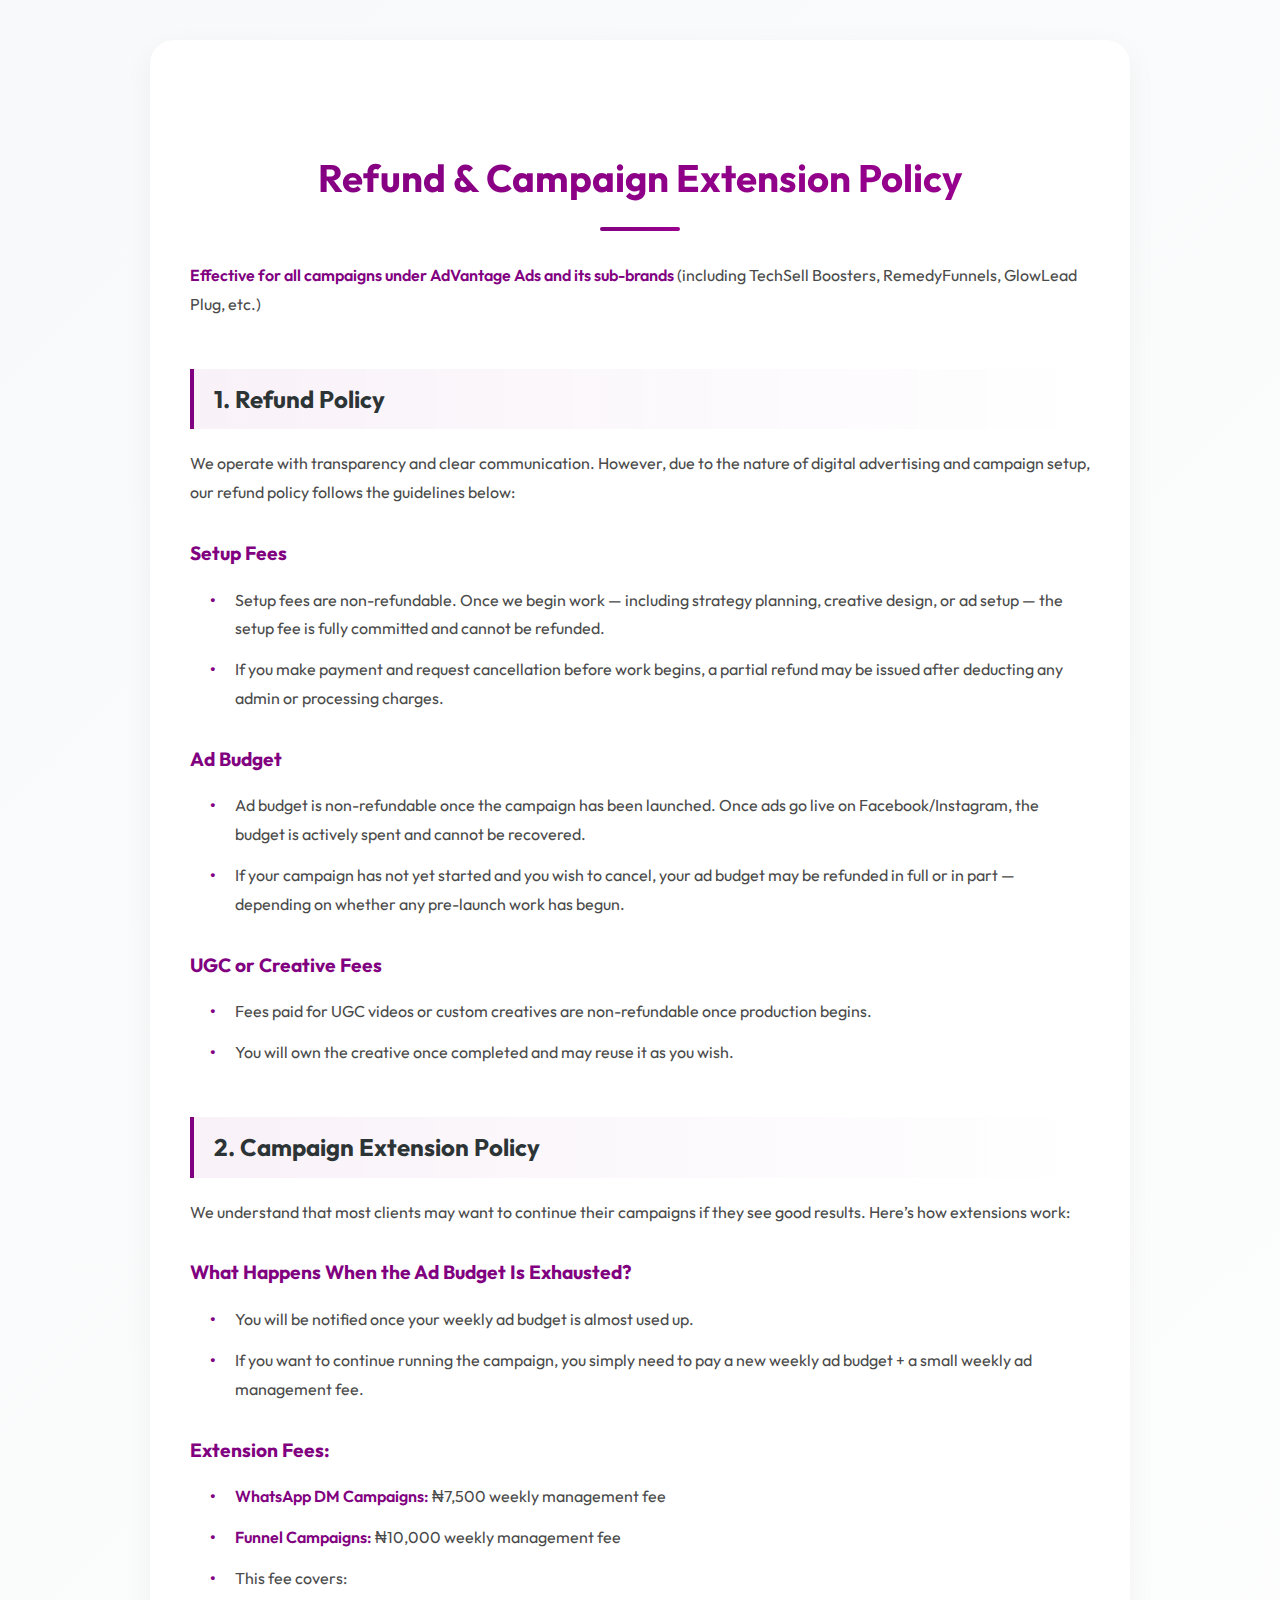
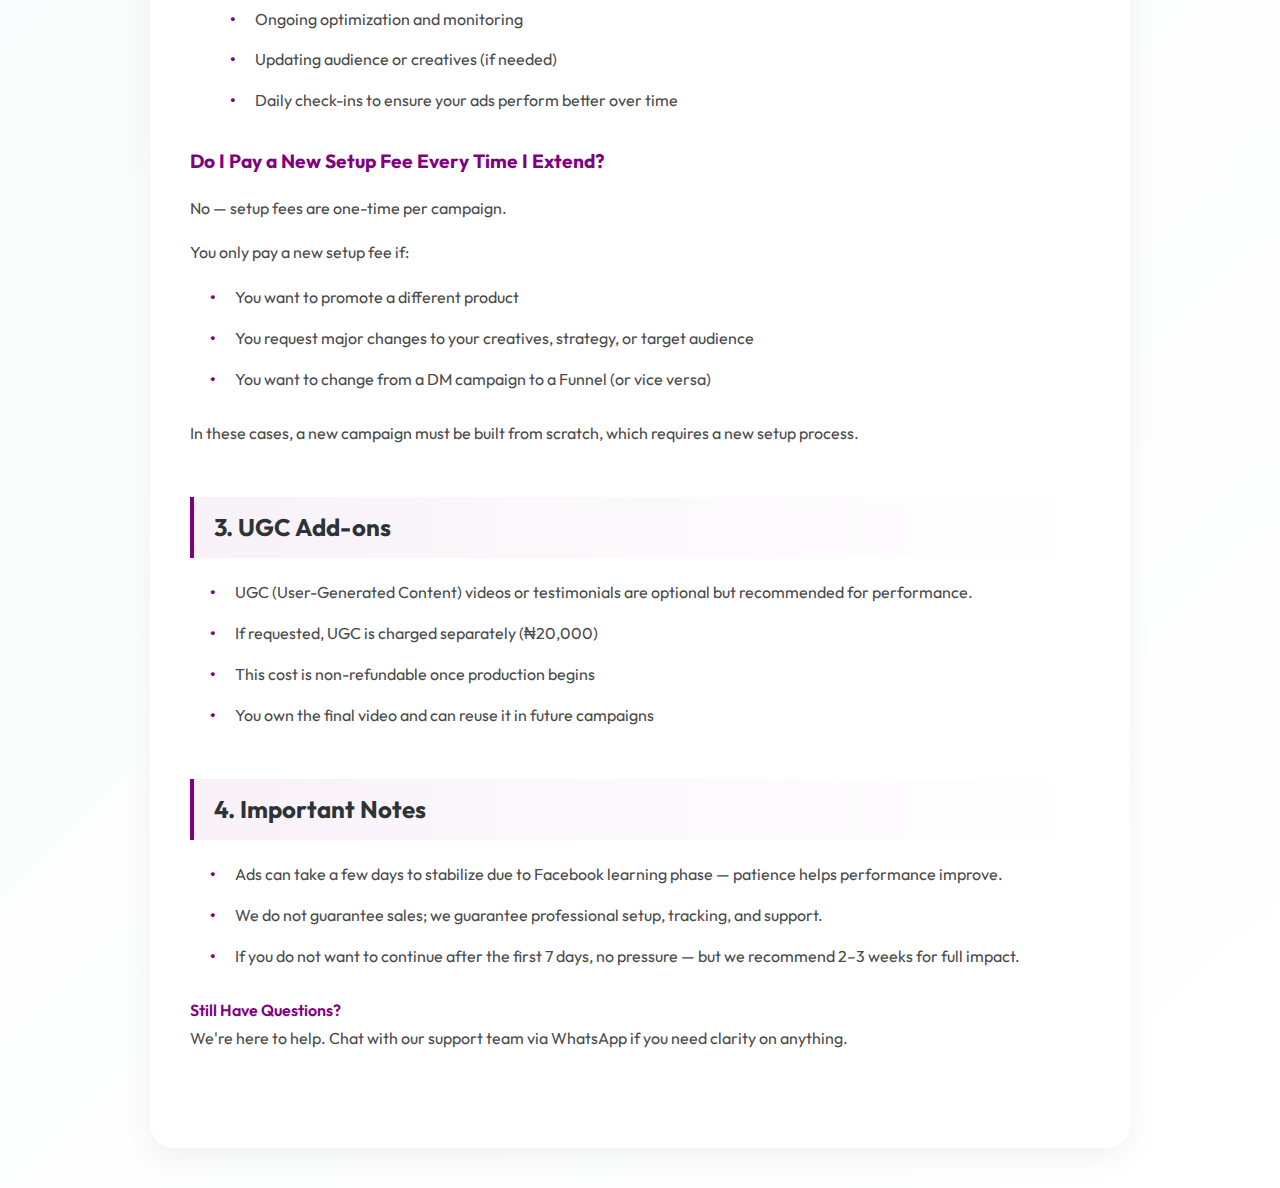
<file: refund-policy.html>
<!DOCTYPE html>
<html lang="en">
<head>
  <meta charset="UTF-8" />
  <meta name="viewport" content="width=device-width, initial-scale=1.0" />
  <title>Refund & Extension Policy - AdVantage Ads</title>
  <link rel="icon" href="logo.jpg" type="image/jpeg">
  <link rel="stylesheet" href="refund-policy.css" />
  <link href="https://fonts.googleapis.com/css2?family=Outfit:wght@400;600;700&display=swap" rel="stylesheet">
  <!-- Meta Pixel Code -->
  <script>
    !function(f,b,e,v,n,t,s)
    {if(f.fbq)return;n=f.fbq=function(){n.callMethod?
    n.callMethod.apply(n,arguments):n.queue.push(arguments)};
    if(!f._fbq)f._fbq=n;n.push=n;n.loaded=!0;n.version='2.0';
    n.queue=[];t=b.createElement(e);t.async=!0;
    t.src=v;s=b.getElementsByTagName(e)[0];
    s.parentNode.insertBefore(t,s)}(window, document,'script',
    'https://connect.facebook.net/en_US/fbevents.js');
    fbq('init', '984090676991896');
    fbq('track', 'PageView');
    </script>
    <noscript><img height="1" width="1" style="display:none"
    src="https://www.facebook.com/tr?id=984090676991896&ev=PageView&noscript=1"
    />
  </noscript>
  <script type="text/javascript">
    (function(c,l,a,r,i,t,y){
        c[a]=c[a]||function(){(c[a].q=c[a].q||[]).push(arguments)};
        t=l.createElement(r);t.async=1;t.src="https://www.clarity.ms/tag/"+i;
        y=l.getElementsByTagName(r)[0];y.parentNode.insertBefore(t,y);
    })(window, document, "clarity", "script", "s8mlpc4wlg");
  </script>
</head>
<body>
  <div class="container">
    <h1>Refund & Campaign Extension Policy</h1>
    <p><strong>Effective for all campaigns under AdVantage Ads and its sub-brands</strong> (including TechSell Boosters, RemedyFunnels, GlowLead Plug, etc.)</p>

    <h2>1. Refund Policy</h2>
    <p>We operate with transparency and clear communication. However, due to the nature of digital advertising and campaign setup, our refund policy follows the guidelines below:</p>

    <h3> Setup Fees</h3>
    <ul>
      <li>Setup fees are non-refundable. Once we begin work — including strategy planning, creative design, or ad setup — the setup fee is fully committed and cannot be refunded.</li>
      <li>If you make payment and request cancellation before work begins, a partial refund may be issued after deducting any admin or processing charges.</li>
    </ul>

    <h3> Ad Budget</h3>
    <ul>
      <li>Ad budget is non-refundable once the campaign has been launched. Once ads go live on Facebook/Instagram, the budget is actively spent and cannot be recovered.</li>
      <li>If your campaign has not yet started and you wish to cancel, your ad budget may be refunded in full or in part — depending on whether any pre-launch work has begun.</li>
    </ul>

    <h3> UGC or Creative Fees</h3>
    <ul>
      <li>Fees paid for UGC videos or custom creatives are non-refundable once production begins.</li>
      <li>You will own the creative once completed and may reuse it as you wish.</li>
    </ul>

    <h2>2. Campaign Extension Policy</h2>
    <p>We understand that most clients may want to continue their campaigns if they see good results. Here’s how extensions work:</p>

    <h3> What Happens When the Ad Budget Is Exhausted?</h3>
    <ul>
      <li>You will be notified once your weekly ad budget is almost used up.</li>
      <li>If you want to continue running the campaign, you simply need to pay a new weekly ad budget + a small weekly ad management fee.</li>
    </ul>

    <h3> Extension Fees:</h3>
    <ul>
      <li><strong>WhatsApp DM Campaigns:</strong> ₦7,500 weekly management fee</li>
      <li><strong>Funnel Campaigns:</strong> ₦10,000 weekly management fee</li>
      <li>This fee covers:</li>
      <ul>
        <li>Ongoing optimization and monitoring</li>
        <li>Updating audience or creatives (if needed)</li>
        <li>Daily check-ins to ensure your ads perform better over time</li>
      </ul>
    </ul>

    <h3> Do I Pay a New Setup Fee Every Time I Extend?</h3>
    <p>No — setup fees are one-time per campaign.</p>
    <p>You only pay a new setup fee if:</p>
    <ul>
      <li>You want to promote a different product</li>
      <li>You request major changes to your creatives, strategy, or target audience</li>
      <li>You want to change from a DM campaign to a Funnel (or vice versa)</li>
    </ul>
    <p>In these cases, a new campaign must be built from scratch, which requires a new setup process.</p>

    <h2>3. UGC Add-ons</h2>
    <ul>
      <li>UGC (User-Generated Content) videos or testimonials are optional but recommended for performance.</li>
      <li>If requested, UGC is charged separately (₦20,000)</li>
      <li>This cost is non-refundable once production begins</li>
      <li>You own the final video and can reuse it in future campaigns</li>
    </ul>

    <h2>4. Important Notes</h2>
    <ul>
      <li>Ads can take a few days to stabilize due to Facebook learning phase — patience helps performance improve.</li>
      <li>We do not guarantee sales; we guarantee professional setup, tracking, and support.</li>
      <li>If you do not want to continue after the first 7 days, no pressure — but we recommend 2–3 weeks for full impact.</li>
    </ul>

    <p><strong>Still Have Questions?</strong><br>We're here to help. Chat with our support team via WhatsApp if you need clarity on anything.</p>
  </div>
</body>
</html>
</file>
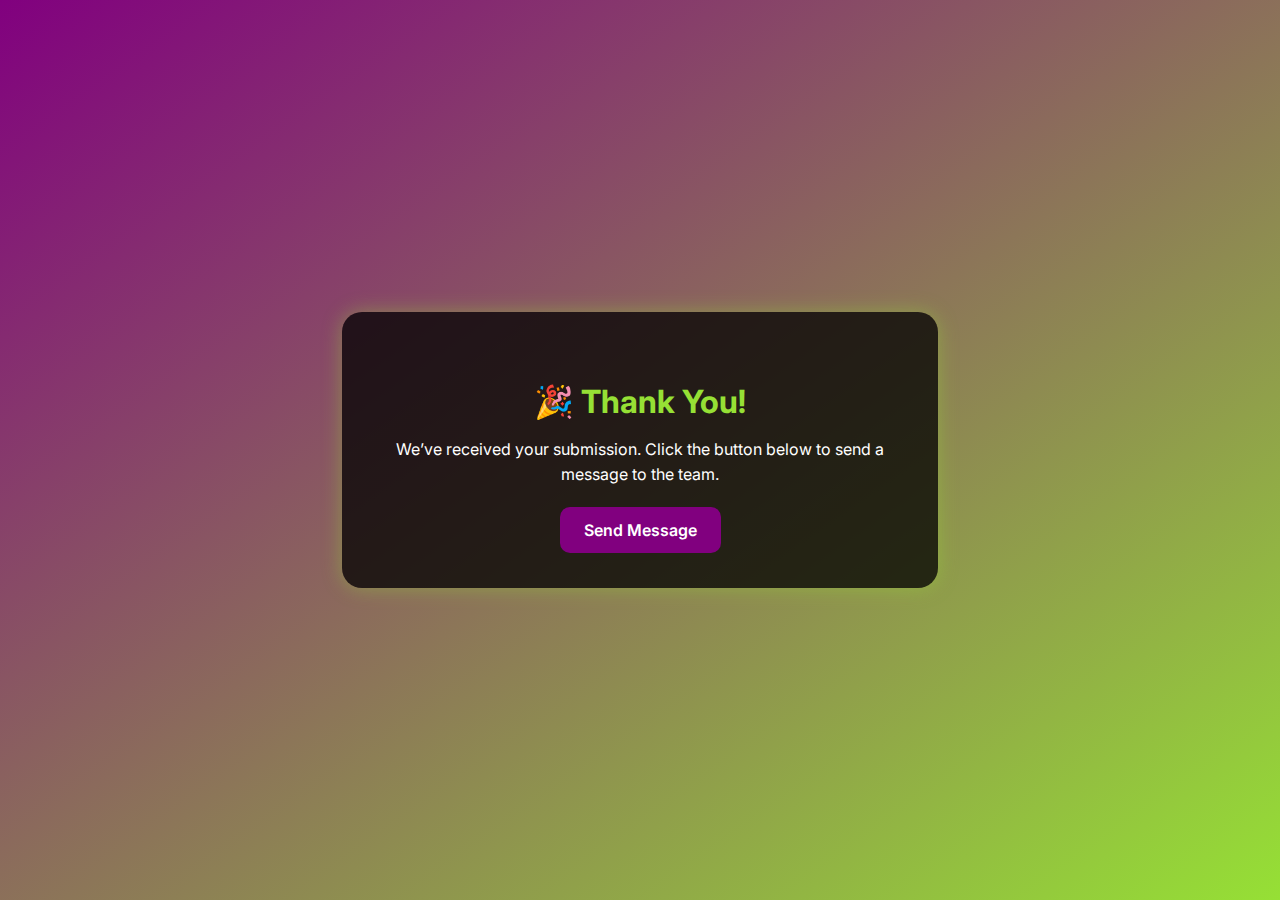
<file: thank-you.html>
<!DOCTYPE html>
<html lang="en">
<head>
  <meta charset="UTF-8" />
  <meta name="viewport" content="width=device-width, initial-scale=1.0" />
  <title>Thank You - AdVantage Ads</title>
  <link rel="icon" href="/favicon.png" type="image/png">
  <link rel="stylesheet" href="https://fonts.googleapis.com/css2?family=Inter:wght@400;600;700&display=swap">
  <style>
    body {
      margin: 0;
      padding: 0;
      font-family: 'Inter', sans-serif;
      background-color: #0b0b0b;
      color: white;
      display: flex;
      align-items: center;
      justify-content: center;
      height: 100vh;
      text-align: center;
      background-image: linear-gradient(145deg, #81007f 0%, #96e035 100%);
    }

    .container {
      background: rgba(0, 0, 0, 0.75);
      padding: 3rem;
      border-radius: 20px;
      box-shadow: 0 0 20px rgba(150, 224, 53, 0.4);
      max-width: 500px;
    }

    h1 {
      font-size: 2rem;
      margin-bottom: 1rem;
      color: #96e035;
    }

    p {
      font-size: 1rem;
      margin-bottom: 2rem;
      line-height: 1.6;
    }

    .btn {
      background-color: #81007f;
      color: white;
      padding: 0.8rem 1.5rem;
      border: none;
      border-radius: 10px;
      text-decoration: none;
      font-weight: 600;
      transition: background 0.3s;
    }

    .btn:hover {
      background-color: #5c005a;
    }

    @media (max-width: 500px) {
      .container {
        margin: 1rem;
        padding: 2rem;
      }

      h1 {
        font-size: 1.5rem;
      }

      p {
        font-size: 0.95rem;
      }
    }
  </style>

  <!-- Meta Pixel Code -->
  <script>
    !function(f,b,e,v,n,t,s)
    {if(f.fbq)return;n=f.fbq=function(){n.callMethod?
    n.callMethod.apply(n,arguments):n.queue.push(arguments)};
    if(!f._fbq)f._fbq=n;n.push=n;n.loaded=!0;n.version='2.0';
    n.queue=[];t=b.createElement(e);t.async=!0;
    t.src=v;s=b.getElementsByTagName(e)[0];
    s.parentNode.insertBefore(t,s)}(window, document,'script',
    'https://connect.facebook.net/en_US/fbevents.js');
    fbq('init', '984090676991896');
    fbq('track', 'PageView');
    </script>
    <noscript><img height="1" width="1" style="display:none"
    src="https://www.facebook.com/tr?id=984090676991896&ev=PageView&noscript=1"
    />
  </noscript>
  <script type="text/javascript">
    (function(c,l,a,r,i,t,y){
        c[a]=c[a]||function(){(c[a].q=c[a].q||[]).push(arguments)};
        t=l.createElement(r);t.async=1;t.src="https://www.clarity.ms/tag/"+i;
        y=l.getElementsByTagName(r)[0];y.parentNode.insertBefore(t,y);
    })(window, document, "clarity", "script", "s8mlpc4wlg");
  </script>
</head>

<body>
  <div class="container">
    <h1>🎉 Thank You!</h1>
    <p>We’ve received your submission. Click the button below to send a message to the team.</p>
    <a href="https://wa.link/xzpig8" class="btn">Send Message</a>
  </div>
</body>
</html>
</file>
<file: styles.css>
* {
  margin: 0;
  padding: 0;
  box-sizing: border-box;
}

body {
  font-family: 'Outfit', 'Inter', sans-serif;
  background-color: #fff;
  color: #000;
  overflow-x: hidden;
  position: relative;
}

body::before {
  content: "";
  position: fixed;
  top: 0;
  left: 0;
  width: 100%;
  height: 100%;
  background: url('footer-grid.svg') repeat;
  opacity: 1; /* Reduce opacity further */
  z-index: 0;
  pointer-events: none;
  -webkit-backdrop-filter: blur(2px); /* Add for Safari */
  backdrop-filter: blur(2px);
}

/* Add a new overlay for additional blurring effect */
body::after {
  content: "";
  position: fixed;
  top: 0;
  left: 0;
  width: 100%;
  height: 100%;
  background: rgba(255, 255, 255, 0.1); /* Add semi-transparent overlay */
  z-index: 0;
  pointer-events: none;
}

/* Update section backgrounds */
.how-section,
.struggle-section,
.niche-section,
.services-section,
.proof-section,
.partners-section,
.site-footer,
.agency-highlight-section,
.about-section {
  position: relative;
  background-color: rgba(255, 255, 255, 0.85);
  -webkit-backdrop-filter: blur(10px);
  backdrop-filter: blur(10px);
}

header {
  position: absolute;
  top: 30px;
  left: 50%;
  transform: translateX(-50%);
  display: flex;
  align-items: center;
  padding: 10px 24px;
  background: rgba(255, 255, 255, 0.06);
  backdrop-filter: blur(14px);
  border-radius: 14px;
  box-shadow: 0 4px 20px rgba(0, 0, 0, 0.08);
  z-index: 1000;
  gap: 16px;
}

.logo-container {
  display: flex;
  align-items: center;
  gap: 20px;
  height: 60px; /* Set fixed height */
  width: auto; /* Let width adjust automatically */
  overflow: hidden; /* Contain the logo */
}

.logo {
  height: 110px; /* Make logo larger than container */
  width: auto;
  object-fit: contain;
  transform: scale(1.2); /* Scale up the logo */
}


nav ul {
  list-style: none;
  display: flex;
  gap: 25px;
}

nav a {
  color: black;
  text-decoration: none;
  font-weight: 500;
  font-size: 0.95rem;
  transition: all 0.3s ease;
  padding: 6px 10px;
  border-radius: 6px;
}

nav a:hover {
  background-color: rgba(247, 0, 255, 0.1);
  color: black;
}


.mobile-menu-btn {
display: none;
flex-direction: column;
gap: 4px;
cursor: pointer;
margin-left: auto;
}

.bar {
width: 25px;
height: 3px;
background-color: #000;
border-radius: 2px;
transition: all 0.3s ease;
}
.bar.active:nth-child(1) {
  transform: translateY(7px) rotate(45deg);
}

.bar.active:nth-child(2) {
  opacity: 0;
}

.bar.active:nth-child(3) {
  transform: translateY(-7px) rotate(-45deg);
}

@media (max-width: 768px) {
header {
width: 90%;
justify-content: space-between;
}

.mobile-menu-btn {
display: flex;
}

nav {
position: absolute;
top: 100%;
left: 70%;
width: 40%;
background: rgba(37, 36, 36, 0.8);
backdrop-filter: blur(14px);
padding: 20px;
border-radius: 14px;
display: none;
margin-top: 10px;

}

nav.active {
display: block;
}

nav ul {
flex-direction: column;
align-items: center;
gap: 15px;
}

nav a {
display: block;
width: 100%;
text-align: center;
padding: 10px;
color: #fff;
}
}

.hero {
  display: flex;
  flex-direction: column;
  justify-content: center;
  align-items: center;
  height: 100vh;
  text-align: center;
  position: relative;
  padding: 0 20px;
  padding-top: 120px;
  z-index: 1;
}

.hero h1 {
  font-size: 2.8rem;
  font-weight: 700;
  line-height: 1.2;
}

.hero h1 .line1 {
  background: black;
  -webkit-background-clip: text;
  -webkit-text-fill-color: transparent;
  display: block;
}

.hero h1 .line2 {
  background: black;
  -webkit-background-clip: text;
  -webkit-text-fill-color: transparent;
  display: block;
}

.hero p {
  font-size: 1.1rem;
  margin-top: 15px;
  max-width: 600px;
}

.hero button {
  margin-top: 30px;
  padding: 12px 30px;
  background-color: #9DCE5B;
  color: #fff;
  border: none;
  border-radius: 30px;
  font-size: 1rem;
  cursor: pointer;
  transition: all 0.3s ease;
}

.hero button:hover {
  background-color: #9DCE5B;
  transform: scale(1.07);
}

.how-section {
  padding: 100px 5% 60px;
  background: transparent;
  text-align: center;
  z-index: 1;
  position: relative;
}

.section-title {
  font-size: 2rem;
  font-weight: 700;
  color: #81007F;
  margin-bottom: 50px;
}

.steps-container {
  display: grid;
  grid-template-columns: repeat(auto-fit, minmax(300px, 1fr));
  gap: 30px;
  max-width: 1200px;
  margin: 0 auto;
  padding: 0 20px;
}

.step {
  background: rgba(255, 255, 255, 0.06);
  backdrop-filter: blur(14px);
  border-radius: 20px;
  padding: 40px 30px;
  box-shadow: 0 4px 20px rgba(0, 0, 0, 0.08);
  transition: transform 0.3s ease;
  text-align: center;
  display: flex;
  flex-direction: column;
}

.step:hover {
  transform: translateY(-5px);
}

.step h3 {
  font-size: 1.15rem;
  color: #000;
  margin-bottom: 12px;
  font-weight: 600;
}

.step p {
  font-size: 0.95rem;
  color: #333;
  line-height: 1.5;
}
.step .icon {
  font-size: 28px;
  color: #81007F;
  margin-bottom: 15px;
}

.icon-circle {
  width: 60px;
  height: 60px;
  background-color: #81007F;
  border-radius: 50%;
  display: flex;
  justify-content: center;
  align-items: center;
  margin: 0 auto 20px auto;
  box-shadow: 0 4px 10px rgba(0, 0, 0, 0.1);
}

.icon-circle i {
  color: #fff;
  font-size: 24px;
}

.services-section {
  padding: 100px 5% 80px;
  text-align: center;
  position: relative;
  z-index: 1;
}

.section-title {
  font-size: 2rem;
  font-weight: 700;
  color: #81007F;
  margin-bottom: 20px;
}

.section-sub {
  font-size: 1rem;
  color: #444;
  max-width: 700px;
  margin: 0 auto 40px;
  line-height: 1.6;
}

.accordion {
  max-width: 800px;
  margin: 0 auto;
  text-align: left;
}

.accordion-item {
  border-left: 5px solid transparent;
  margin-bottom: 20px;
  border-radius: 12px;
  overflow: hidden;
  box-shadow: 0 4px 15px rgba(0,0,0,0.05);
  transition: 0.3s ease;
  background: #fff;
}

.accordion-header {
  width: 100%;
  background: #f9f9f9;
  border: none;
  display: flex;
  align-items: center;
  justify-content: space-between;
  gap: 12px;
  padding: 20px;
  cursor: pointer;
  font-family: inherit;
  transition: 0.3s ease;
  position: relative;
}

.accordion-header:hover {
  background: #f1eff5;
}

.accordion-header .header-text {
  font-weight: 600;
  font-size: 1.05rem;
  flex-grow: 1;
}

.accordion-header .badge {
  background-color: #eee;
  color: #444;
  font-size: 0.75rem;
  padding: 4px 8px;
  border-radius: 6px;
}

.accordion-header .dropdown-icon {
  transition: transform 0.3s ease;
}

.accordion-item.active .dropdown-icon {
  transform: rotate(180deg);
}

.accordion-content {
  display: none;
  padding: 20px 24px 30px;
  background: #fff;
  animation: fadeIn 0.3s ease;
}

.accordion-paragraph {
  margin-bottom: 12px;
  color: #333;
  font-size: 0.95rem;
  line-height: 1.6;
}

.accordion-list {
  padding-left: 20px;
  list-style: disc;
  color: #333;
  font-size: 0.95rem;
  line-height: 1.6;
}

.icon-wrap {
  width: 40px;
  height: 40px;
  border-radius: 50%;
  display: flex;
  align-items: center;
  justify-content: center;
  color: #fff;
  font-size: 18px;
  flex-shrink: 0;
}

.green { background: #2ecc71; }
.purple { background: #81007F; }
.yellow { background: #f1c40f; }

.green-border { border-left-color: #2ecc71; }
.purple-border { border-left-color: #81007F; }
.yellow-border { border-left-color: #f1c40f; }

.cta-btn {
  display: inline-block;
  background-color: #81007F;
  color: #fff;
  padding: 14px 30px;
  border-radius: 30px;
  text-decoration: none;
  font-size: 1rem;
  margin-top: 40px;
  transition: 0.3s ease;
}

.cta-btn:hover {
  background-color: #6a0068;
  transform: scale(1.05);
}

@keyframes fadeIn {
  from { opacity: 0; transform: translateY(-5px); }
  to { opacity: 1; transform: translateY(0); }
}

@media (max-width: 600px) {
  .accordion-header {
    flex-wrap: wrap;
    gap: 8px;
  }
  .accordion-header .header-text {
    font-size: 0.98rem;
  }
}


.niche-section {
  padding: 100px 5% 80px;
  background-color: #f9f9f9;
  text-align: center;

}

.niche-section .section-title {
  font-size: 2rem;
  font-weight: 700;
  color: #81007F;
  margin-bottom: 20px;
}

.niche-section .section-sub {
  font-size: 1rem;
  color: #555;
  max-width: 700px;
  margin: 0 auto 50px;
  line-height: 1.6;
}

.niche-grid {
  display: grid;
  grid-template-columns: repeat(auto-fit, minmax(290px, 1fr));
  gap: 30px;
  max-width: 1100px;
  margin: 0 auto;
  padding: 0 20px;
}

.niche-card {
  position: relative;
  height: 300px;
  border-radius: 20px;
  overflow: hidden;
  color: #fff;
  background-size: cover;
  background-position: center;
  box-shadow: 0 4px 15px rgba(0, 0, 0, 0.12);
  transition: transform 0.3s ease;
  display: flex;
  align-items: flex-end;
}

.niche-card:hover {
  transform: translateY(-5px);
}

.niche-card .overlay {
  width: 100%;
  height: 100%;
  padding: 30px 20px;
  background: linear-gradient(to top, rgba(0, 0, 0, 0.65), transparent 70%);
  display: flex;
  flex-direction: column;
  justify-content: flex-end;
}

.niche-card h3 {
  font-size: 1.2rem;
  font-weight: 600;
  margin-bottom: 10px;
}

.niche-card p {
  font-size: 0.95rem;
  color: #eee;
  line-height: 1.4;
}

.niche-card .tag {
  position: absolute;
  top: 20px;
  left: 20px;
  background-color: #81007F;
  color: #fff;
  padding: 5px 12px;
  font-size: 0.75rem;
  border-radius: 20px;
  font-weight: 600;
  text-transform: uppercase;
}

.niche-card.coming .tag {
  background-color: #e67e22;
}


/* Assign background images to cards via extra classes */
.niche-card.tech {
  background-image: url('techsell.jpg');
}

.niche-card.glow {
  background-image: url('skincare.jpg');
}

.niche-card.remedy {
  background-image: url('herbal.jpg');
}

.niche-card.style {
  background-image: url('fashion.jpg');
}

.notify-text {
  margin: 50px auto 30px;
  max-width: 700px;
  text-align: center;
  font-size: 1rem;
  color: #333;
  line-height: 1.6;
}

.niche-card .overlay {
  position: absolute;
  bottom: 0;
  left: 0;
  width: 100%;
  background: linear-gradient(to top, rgba(0,0,0,0.75), rgba(0,0,0,0.5));
  padding: 20px;
  color: #fff;
  border-radius: 0 0 20px 20px;
  text-align: left;
  transition: background 0.3s ease;
}

.niche-card .overlay h3 {
  font-size: 1.1rem;
  margin-bottom: 10px;
}

.niche-card .overlay p {
  font-size: 0.9rem;
  line-height: 1.4;
}

.cta-wrapper {
  text-align: center;
  margin-top: 40px;
  margin-bottom: 40px;
}


/* WhatsApp CTA Button Styles */
.cta-wrapper {
  text-align: center;
  margin: 40px auto;
  width: 100%;
  max-width: 400px;
}

.cta-wrapper .cta-link {
  display: inline-block;
  width: 100%;
  background-color: #25D366;
  color: #ffffff !important;
  padding: 16px 32px;
  border-radius: 50px;
  text-decoration: none;
  font-weight: 600;
  font-size: 1.1rem;
  cursor: pointer;
  transition: all 0.3s ease;
  box-shadow: 0 4px 15px rgba(37, 211, 102, 0.2);
  position: relative;
  z-index: 10;
}

.cta-wrapper .cta-link:hover {
  background-color: #128C7E;
  transform: translateY(-2px);
  box-shadow: 0 6px 20px rgba(37, 211, 102, 0.3);
}

.cta-wrapper .cta-link span {
  margin-right: 8px;
  font-size: 1.2rem;
}

@media (max-width: 768px) {
  .cta-wrapper {
    max-width: 300px;
    padding: 0 20px;
  }
  
  .cta-wrapper .cta-link {
    font-size: 1rem;
    padding: 14px 24px;
  }
}

/* Add these specific styles for the niche card CTA link */
.niche-card .cta-link {
  display: inline-block;
  background-color: #25D366;
  color: #ffffff;
  padding: 12px 24px;
  border-radius: 30px;
  text-decoration: none;
  font-weight: 500;
  margin-top: 20px;
  transition: all 0.3s ease;
  box-shadow: 0 4px 15px rgba(37, 211, 102, 0.2);
}

.niche-card .cta-link:hover {
  background-color: #128C7E;
  transform: translateY(-2px);
  box-shadow: 0 6px 20px rgba(37, 211, 102, 0.3);
}

/* Add media query for mobile responsiveness */
@media (max-width: 768px) {
  .niche-card .cta-link {
    padding: 10px 20px;
    font-size: 0.9rem;
  }
}


/* Base section styling */
/* Section Base */
.proof-section {
  padding: 100px 5% 80px;
  background: #f8f8f8;
  position: relative;
  text-align: center;
  z-index: 1;
}

.proof-section .section-title {
  font-size: 2rem;
  color: #81007F;
  font-weight: 700;
  margin-bottom: 20px;
}

.proof-section .section-sub {
  max-width: 750px;
  margin: 0 auto 50px;
  font-size: 1rem;
  color: #444;
  line-height: 1.6;
}

/* Case Studies */
.case-studies {
  max-width: 800px;
  margin: 0 auto;
  text-align: left;
}

.case-study {
  background: #fff;
  border-radius: 10px;
  margin-bottom: 18px;
  overflow: hidden;
  box-shadow: 0 4px 18px rgba(0, 0, 0, 0.04);
  transition: box-shadow 0.3s ease;
}

.case-study:hover {
  box-shadow: 0 6px 24px rgba(0, 0, 0, 0.08);
}

/* Header Button */
.case-header {
  width: 100%;
  padding: 20px 22px;
  font-size: 1rem;
  font-weight: 600;
  color: #222;
  background: #f1eef6;
  border: none;
  outline: none;
  display: flex;
  align-items: center;
  justify-content: space-between;
  cursor: pointer;
  transition: background 0.3s ease;
}

.case-header:hover {
  background: #e5d8ef;
}

.toggle-icon {
  font-size: 14px;
  color: #81007F;
  transition: transform 0.3s ease;
}

.case-study.active .toggle-icon {
  transform: rotate(180deg);
}

/* Content */
.case-content {
  max-height: 0;
  overflow: hidden;
  background: #fff;
  padding: 0 22px;
  font-size: 0.96rem;
  color: #444;
  line-height: 1.6;
  transition: max-height 0.4s ease, padding 0.3s ease;
}

.case-study.active .case-content {
  padding: 18px 22px 22px;
  max-height: 400px;
}

/* CTA Section */
.proof-cta {
  max-width: 800px;
  margin: 60px auto 0;
  text-align: center;
}

.proof-cta .cta-text {
  font-size: 1rem;
  color: #333;
  margin-bottom: 30px;
  line-height: 1.7;
}

.proof-cta .cta-btn {
  display: inline-block;
  background-color: #81007F;
  color: #fff;
  padding: 14px 30px;
  border-radius: 30px;
  text-decoration: none;
  font-size: 1rem;
  transition: background 0.3s ease, transform 0.3s ease;
}

.proof-cta .cta-btn:hover {
  background-color: #6a0068;
  transform: scale(1.05);
}

/* Responsive */
@media (max-width: 600px) {
  .case-header {
    flex-direction: column;
    align-items: flex-start;
    gap: 8px;
  }

  .toggle-icon {
    align-self: flex-end;
  }

  .case-content {
    font-size: 0.94rem;
  }
}

.about-section {
  padding: 100px 5% 80px;
  background: #fff;
  text-align: center;
}

.about-section .section-title {
  font-size: 2rem;
  color: #81007F;
  font-weight: 700;
  margin-bottom: 25px;
}

.about-intro {
  font-size: 1rem;
  color: #444;
  max-width: 720px;
  margin: 0 auto 50px;
  line-height: 1.7;
}

.about-block {
  max-width: 800px;
  margin: 0 auto 40px;
  text-align: left;
  background: #f9f6fd;
  padding: 30px 25px;
  border-radius: 14px;
  box-shadow: 0 2px 10px rgba(0,0,0,0.03);
}

.about-subtitle {
  font-size: 1.25rem;
  color: #81007F;
  font-weight: 600;
  margin-bottom: 15px;
}

.about-block p {
  font-size: 0.98rem;
  color: #333;
  margin-bottom: 15px;
  line-height: 1.6;
}

.about-list {
  padding-left: 20px;
  margin-bottom: 20px;
}

.about-list li {
  font-size: 0.96rem;
  color: #444;
  margin-bottom: 10px;
  list-style: disc;
}

.highlighted {
  font-weight: 600;
  color: #222;
  margin-top: 20px;
}

.about-cta {
  margin-top: 50px;
  text-align: center;
  position: relative;
  z-index: 2;
}

.about-cta p {
  font-size: 1rem;
  color: #222;
  margin-bottom: 20px;
}

.about-cta .cta-btn {
  display: inline-block;
  background-color: #81007F;
  color: #fff !important;
  padding: 14px 30px;
  border-radius: 30px;
  text-decoration: none;
  font-size: 1rem;
  font-weight: 500;
  cursor: pointer;
  transition: all 0.3s ease;
  box-shadow: 0 4px 15px rgba(129, 0, 127, 0.2);
  border: none;
  position: relative;
  z-index: 10;
}

.about-cta .cta-btn:hover {
  background-color: #6a0068;
  transform: translateY(-2px);
  box-shadow: 0 6px 20px rgba(129, 0, 127, 0.3);
  color: #fff !important;
  text-decoration: none;
}

/* Add this for better mobile experience */
@media (max-width: 768px) {
  .about-cta .cta-btn {
    width: 90%;
    max-width: 300px;
    padding: 16px 24px;
  }
}

/* Responsive */
@media (max-width: 600px) {
  .about-block {
    padding: 24px 18px;
  }

  .about-intro,
  .about-block p,
  .about-list li,
  .about-cta p {
    font-size: 0.95rem;
  }
}


.site-footer {
  background-color: #110011;
  color: #fff;
  padding: 40px 5% 30px;
  text-align: center;
  font-size: 0.95rem;
}

.footer-container {
  max-width: 1100px;
  margin: 0 auto;
  display: flex;
  flex-direction: column;
  gap: 25px;
  align-items: center;
}

.footer-brand {
  font-weight: 600;
  font-size: 1rem;
  color: #bbb;
}

.footer-links {
  display: flex;
  flex-wrap: wrap;
  gap: 18px;
  justify-content: center;
}

.footer-links a {
  color: #ddd;
  text-decoration: none;
  font-size: 0.95rem;
  transition: color 0.3s;
}

.footer-links a:hover {
  color: #fff;
}

.footer-socials {
  display: flex;
  gap: 20px;
  justify-content: center;
}

.footer-socials a {
  color: #bbb;
  font-size: 1.2rem;
  transition: color 0.3s ease;
}

.footer-socials a:hover {
  color: #fff;
}

.footer-email {
  color: #bbb;
  font-size: 0.95rem;
  margin-top: 10px;
}

.footer-email a {
  color: #ddd;
  text-decoration: none;
  font-weight: 500;
  transition: color 0.3s;
}

.footer-email a:hover {
  color: #fff;
}


/* Responsive */
@media (max-width: 600px) {
  .footer-links {
    flex-direction: column;
    gap: 12px;
  }

  .footer-socials {
    gap: 16px;
  }
}

/* WhatsApp Floating Button */
.whatsapp-float {
  position: fixed;
  bottom: 20px;
  right: 20px;
  background-color: #25D366;
  color: white;
  font-size: 26px;
  padding: 14px;
  width: 56px;
  height: 56px;
  border-radius: 50%;
  text-align: center;
  z-index: 999;
  box-shadow: 0 4px 12px rgba(0, 0, 0, 0.2);
  transition: transform 0.3s ease, background-color 0.3s;
  display: flex;
  align-items: center;
  justify-content: center;
  text-decoration: none;
}

.whatsapp-float:hover {
  background-color: #1da851;
  transform: scale(1.1);
}


.how-section,
.struggle-section,
.services-section,
.proof-section,
.partners-section,
.agency-highlight-section,
.about-section {
  position: relative;
  background-color: rgba(255, 255, 255, 0.1); /* Add semi-transparent background */
  backdrop-filter: blur(5px); /* Optional: adds slight blur effect */
}

.focus-banner {
  background: linear-gradient(135deg, #81007F, #410040);
  color: #fff;
  padding: 100px 20px;
  text-align: center;
  position: relative;
  overflow: hidden;
}

.focus-content {
  max-width: 900px;
  margin: 0 auto;
  z-index: 2;
  position: relative;
}

.small-text {
  font-size: 1rem;
  text-transform: uppercase;
  letter-spacing: 2px;
  margin-bottom: 20px;
  color: #e5e5e5;
}

.big-text {
  font-size: 2.8rem;
  font-weight: 800;
  line-height: 1.3;
  color: #fff;
  margin-bottom: 30px;
}

.big-text span {
  color: #fdd835; /* Yellow highlight for impact */
}

.focus-btn {
  background-color: #fff;
  color: #81007F;
  padding: 14px 30px;
  border-radius: 30px;
  font-weight: 600;
  font-size: 1rem;
  text-decoration: none;
  display: inline-block;
  transition: 0.3s ease;
}

.focus-btn:hover {
  background-color: #fdd835;
  color: #000;
  transform: scale(1.05);
}


.struggle-section {
  padding: 80px 5% 60px;

  color: #333;
}

.section-heading {
  font-size: 2rem;
  font-weight: 700;
  text-align: center;
  color: #81007F;
  margin-bottom: 30px;
}

.struggle-text {
  font-size: 1rem;
  max-width: 800px;
  margin: 0 auto 20px;
  line-height: 1.7;
  text-align: center;
}

.struggle-box {
  background-color: #fff;
  border-left: 5px solid #ff4b4b;
  box-shadow: 0 4px 20px rgba(0,0,0,0.05);
  padding: 25px 20px;
  max-width: 800px;
  margin: 30px auto;
  border-radius: 10px;
}

.struggle-box p {
  margin-bottom: 15px;
  font-size: 1rem;
  line-height: 1.6;
}

.solution-box {
  background-color: #e9f8ef;
  border-left: 5px solid #2ecc71;
  padding: 25px 20px;
  max-width: 800px;
  margin: 30px auto 0;
  border-radius: 10px;
}

.solution-box h3 {
  color: #2ecc71;
  font-weight: 700;
  font-size: 1.2rem;
  margin-bottom: 10px;
}

.solution-box p {
  margin-bottom: 12px;
  font-size: 1rem;
  line-height: 1.6;
}
.struggle-flex,
.solution-flex {
  display: flex;
  flex-wrap: wrap;
  align-items: center;
  gap: 30px;
  justify-content: center;
  margin-top: 20px;
}

.struggle-img,
.solution-img {
  flex: 1 1 300px;
  max-width: 400px;
}

.struggle-img img,
.solution-img img {
  width: 100%;
  height: auto;
  border-radius: 12px;
  box-shadow: 0 4px 20px rgba(0,0,0,0.1);
}

.struggle-text-block {
  flex: 1 1 300px;
  max-width: 500px;
  font-size: 1rem;
  line-height: 1.7;
}

@media (max-width: 768px) {
  .struggle-flex,
  .solution-flex {
    flex-direction: column;
    gap: 0px; /* Tighten spacing */
  }

  .struggle-text-block,
  .struggle-img,
  .solution-img {
    margin: 0 !important; /* Remove any extra margin */
    padding: 0;
  }

  .struggle-img img
  {
    margin-top: -120px;
    margin-bottom: -120px; /* Pull image up slightly */
  }
  .solution-img img {
    margin-top: 4px; 
  }
  .struggle-text-block {
    margin-top: 20px !important; /* Add negative margin to text block */
  }
  .struggle-box{
    margin-top: -110px; /* Adjust margin for better spacing */
  }
}




.agency-highlight-section {
  padding: 100px 5% 80px;
  text-align: center;
}

.agency-highlight-section .section-title {
  font-size: 1.8rem;
  font-weight: bold;
  color: #81007F;
  margin-bottom: 40px;
  max-width: 900px;
  margin-left: auto;
  margin-right: auto;
}

.agency-cards-grid {
  display: flex;
  gap: 40px;
  flex-wrap: wrap;
  justify-content: center;
  margin-top: 40px;
}

.agency-card {
  background: #fff;
  border-left: 5px solid #81007F;
  padding: 30px;
  border-radius: 14px;
  box-shadow: 0 0 20px rgba(0, 0, 0, 0.05);
  max-width: 600px;
  flex: 1;
  min-width: 320px;
  text-align: left;
}

.agency-card h3 {
  font-size: 1.4rem;
  color: #111;
  margin-bottom: 15px;
}

.agency-card p {
  font-size: 1.05rem;
  line-height: 1.6;
  margin-bottom: 14px;
  color: #333;
}

.agency-card ul {
  padding-left: 22px;
  margin-bottom: 15px;
  list-style-type: disc;
}

.agency-card ul li {
  margin-bottom: 10px;
}

.agency-card .final-line {
  font-weight: bold;
  font-size: 1.05rem;
  color: #111;
}

.agency-card .mini-paragraphs p {
  margin-bottom: 10px;
  font-size: 1rem;
  color: #555;
}

@media (max-width: 768px) {
  .agency-cards-grid {
    flex-direction: column;
    gap: 30px;
  }

  .agency-card {
    text-align: left;
  }
}

.partners-section {
  padding: 100px 5% 80px;
  background: #100019;
  color: #fff;
  text-align: center;
}

.partners-heading {
  font-size: 2rem;
  font-weight: 700;
  margin-bottom: 15px;
}

.partners-subtext {
  font-size: 1.05rem;
  color: #ccc;
  margin-bottom: 50px;
  max-width: 700px;
  margin-left: auto;
  margin-right: auto;
}

.partners-logos {
  display: flex;
  flex-wrap: wrap;
  justify-content: center;
  align-items: center;
  gap: 40px;
}


.partner-logo img {
  max-height: 60px;
  width: auto;
  opacity: 0.9;
  transition: transform 0.3s ease, opacity 0.3s ease;
}

.partner-logo img:hover {
  transform: scale(1.1);
  opacity: 1;
}

@media (max-width: 768px) {
  .partner-logo img {
    max-height: 50px;
  }
}
</file>
<file: client-agreement.css>
body {
    font-family: 'Outfit', sans-serif;
    line-height: 1.7;
    margin: 0;
    padding: 0;
    background: linear-gradient(135deg, #f8f9fa 0%, #ffffff 100%);
    color: #2d3436;
  }
  
  .container {
    max-width: 900px;
    margin: 0 auto;
    padding: 80px 40px;
    background: white;
    border-radius: 24px;
    box-shadow: 0 10px 30px rgba(0, 0, 0, 0.05);
    margin-top: 40px;
    margin-bottom: 40px;
  }
  
  h1 {
    font-size: 2.4rem;
    margin-bottom: 30px;
    background: linear-gradient(135deg, #81007F 0%, #9b008f 100%);
    -webkit-background-clip: text;
    -webkit-text-fill-color: transparent;
    text-align: center;
    position: relative;
    padding-bottom: 20px;
  }
  
  h1::after {
    content: '';
    position: absolute;
    bottom: 0;
    left: 50%;
    transform: translateX(-50%);
    width: 80px;
    height: 4px;
    background: linear-gradient(90deg, #81007F 0%, #9b008f 100%);
    border-radius: 2px;
  }
  
  h2 {
    font-size: 1.5rem;
    color: #2d3436;
    margin-top: 50px;
    margin-bottom: 20px;
    border-left: 4px solid #81007F;
    padding: 10px 20px;
    background: linear-gradient(90deg, rgba(129, 0, 127, 0.05) 0%, rgba(255, 255, 255, 0) 100%);
    border-radius: 0 8px 8px 0;
  }
  
  h3 {
    font-size: 1.2rem;
    color: #81007F;
    margin-top: 30px;
    margin-bottom: 15px;
  }
  
  p, li {
    font-size: 1rem;
    margin-bottom: 15px;
    color: #4a4a4a;
    line-height: 1.8;
  }
  
  ul {
    padding-left: 20px;
    margin-bottom: 25px;
    list-style-type: none;
  }
  
  ul li {
    position: relative;
    padding-left: 25px;
    margin-bottom: 12px;
  }
  
  ul li::before {
    content: '•';
    color: #81007F;
    font-weight: bold;
    position: absolute;
    left: 0;
  }
  
  ul ul {
    margin-top: 10px;
    margin-bottom: 10px;
  }
  
  strong {
    color: #81007F;
    font-weight: 600;
  }
  
  .highlight {
    font-weight: 600;
    color: #81007F;
    background: rgba(129, 0, 127, 0.05);
    padding: 2px 8px;
    border-radius: 4px;
  }
  
  @media (max-width: 768px) {
    .container {
      padding: 40px 20px;
      margin-top: 20px;
      margin-bottom: 20px;
      border-radius: 16px;
    }
  
    h1 {
      font-size: 1.8rem;
      padding-bottom: 15px;
    }
  
    h2 {
      font-size: 1.3rem;
      padding: 8px 15px;
    }
  
    h3 {
      font-size: 1.1rem;
    }
  
    ul li {
      padding-left: 20px;
    }
  }
</file>
<file: privacy-policy.css>
body {
    font-family: 'Outfit', sans-serif;
    line-height: 1.7;
    margin: 0;
    padding: 0;
    background: linear-gradient(135deg, #f8f9fa 0%, #ffffff 100%);
    color: #2d3436;
  }
  
  .container {
    max-width: 900px;
    margin: 0 auto;
    padding: 80px 40px;
    background: white;
    border-radius: 24px;
    box-shadow: 0 10px 30px rgba(0, 0, 0, 0.05);
    margin-top: 40px;
    margin-bottom: 40px;
  }
  
  h1 {
    font-size: 2.4rem;
    margin-bottom: 30px;
    background: linear-gradient(135deg, #81007F 0%, #9b008f 100%);
    -webkit-background-clip: text;
    -webkit-text-fill-color: transparent;
    text-align: center;
    position: relative;
    padding-bottom: 20px;
  }
  
  h1::after {
    content: '';
    position: absolute;
    bottom: 0;
    left: 50%;
    transform: translateX(-50%);
    width: 80px;
    height: 4px;
    background: linear-gradient(90deg, #81007F 0%, #9b008f 100%);
    border-radius: 2px;
  }
  
  h2 {
    font-size: 1.5rem;
    color: #2d3436;
    margin-top: 50px;
    margin-bottom: 20px;
    border-left: 4px solid #81007F;
    padding: 10px 20px;
    background: linear-gradient(90deg, rgba(129, 0, 127, 0.05) 0%, rgba(255, 255, 255, 0) 100%);
    border-radius: 0 8px 8px 0;
  }
  
  h3 {
    font-size: 1.2rem;
    color: #81007F;
    margin-top: 30px;
    margin-bottom: 15px;
  }
  
  p, li {
    font-size: 1rem;
    margin-bottom: 15px;
    color: #4a4a4a;
    line-height: 1.8;
  }
  
  ul {
    padding-left: 20px;
    margin-bottom: 25px;
    list-style-type: none;
  }
  
  ul li {
    position: relative;
    padding-left: 25px;
    margin-bottom: 12px;
  }
  
  ul li::before {
    content: '•';
    color: #81007F;
    font-weight: bold;
    position: absolute;
    left: 0;
  }
  
  ul ul {
    margin-top: 10px;
    margin-bottom: 10px;
  }
  
  strong {
    color: #81007F;
    font-weight: 600;
  }
  
  .highlight {
    font-weight: 600;
    color: #81007F;
    background: rgba(129, 0, 127, 0.05);
    padding: 2px 8px;
    border-radius: 4px;
  }
  
  @media (max-width: 768px) {
    .container {
      padding: 40px 20px;
      margin-top: 20px;
      margin-bottom: 20px;
      border-radius: 16px;
    }
  
    h1 {
      font-size: 1.8rem;
      padding-bottom: 15px;
    }
  
    h2 {
      font-size: 1.3rem;
      padding: 8px 15px;
    }
  
    h3 {
      font-size: 1.1rem;
    }
  
    ul li {
      padding-left: 20px;
    }
  }
</file>
<file: refund-policy.css>
body {
    font-family: 'Outfit', sans-serif;
    line-height: 1.7;
    margin: 0;
    padding: 0;
    background: linear-gradient(135deg, #f8f9fa 0%, #ffffff 100%);
    color: #2d3436;
  }
  
  .container {
    max-width: 900px;
    margin: 0 auto;
    padding: 80px 40px;
    background: white;
    border-radius: 24px;
    box-shadow: 0 10px 30px rgba(0, 0, 0, 0.05);
    margin-top: 40px;
    margin-bottom: 40px;
  }
  
  h1 {
    font-size: 2.4rem;
    margin-bottom: 30px;
    background: linear-gradient(135deg, #81007F 0%, #9b008f 100%);
    -webkit-background-clip: text;
    -webkit-text-fill-color: transparent;
    text-align: center;
    position: relative;
    padding-bottom: 20px;
  }
  
  h1::after {
    content: '';
    position: absolute;
    bottom: 0;
    left: 50%;
    transform: translateX(-50%);
    width: 80px;
    height: 4px;
    background: linear-gradient(90deg, #81007F 0%, #9b008f 100%);
    border-radius: 2px;
  }
  
  h2 {
    font-size: 1.5rem;
    color: #2d3436;
    margin-top: 50px;
    margin-bottom: 20px;
    border-left: 4px solid #81007F;
    padding: 10px 20px;
    background: linear-gradient(90deg, rgba(129, 0, 127, 0.05) 0%, rgba(255, 255, 255, 0) 100%);
    border-radius: 0 8px 8px 0;
  }
  
  h3 {
    font-size: 1.2rem;
    color: #81007F;
    margin-top: 30px;
    margin-bottom: 15px;
  }
  
  p, li {
    font-size: 1rem;
    margin-bottom: 15px;
    color: #4a4a4a;
    line-height: 1.8;
  }
  
  ul {
    padding-left: 20px;
    margin-bottom: 25px;
    list-style-type: none;
  }
  
  ul li {
    position: relative;
    padding-left: 25px;
    margin-bottom: 12px;
  }
  
  ul li::before {
    content: '•';
    color: #81007F;
    font-weight: bold;
    position: absolute;
    left: 0;
  }
  
  ul ul {
    margin-top: 10px;
    margin-bottom: 10px;
  }
  
  strong {
    color: #81007F;
    font-weight: 600;
  }
  
  .highlight {
    font-weight: 600;
    color: #81007F;
    background: rgba(129, 0, 127, 0.05);
    padding: 2px 8px;
    border-radius: 4px;
  }
  
  @media (max-width: 768px) {
    .container {
      padding: 40px 20px;
      margin-top: 20px;
      margin-bottom: 20px;
      border-radius: 16px;
    }
  
    h1 {
      font-size: 1.8rem;
      padding-bottom: 15px;
    }
  
    h2 {
      font-size: 1.3rem;
      padding: 8px 15px;
    }
  
    h3 {
      font-size: 1.1rem;
    }
  
    ul li {
      padding-left: 20px;
    }
  }
</file>
